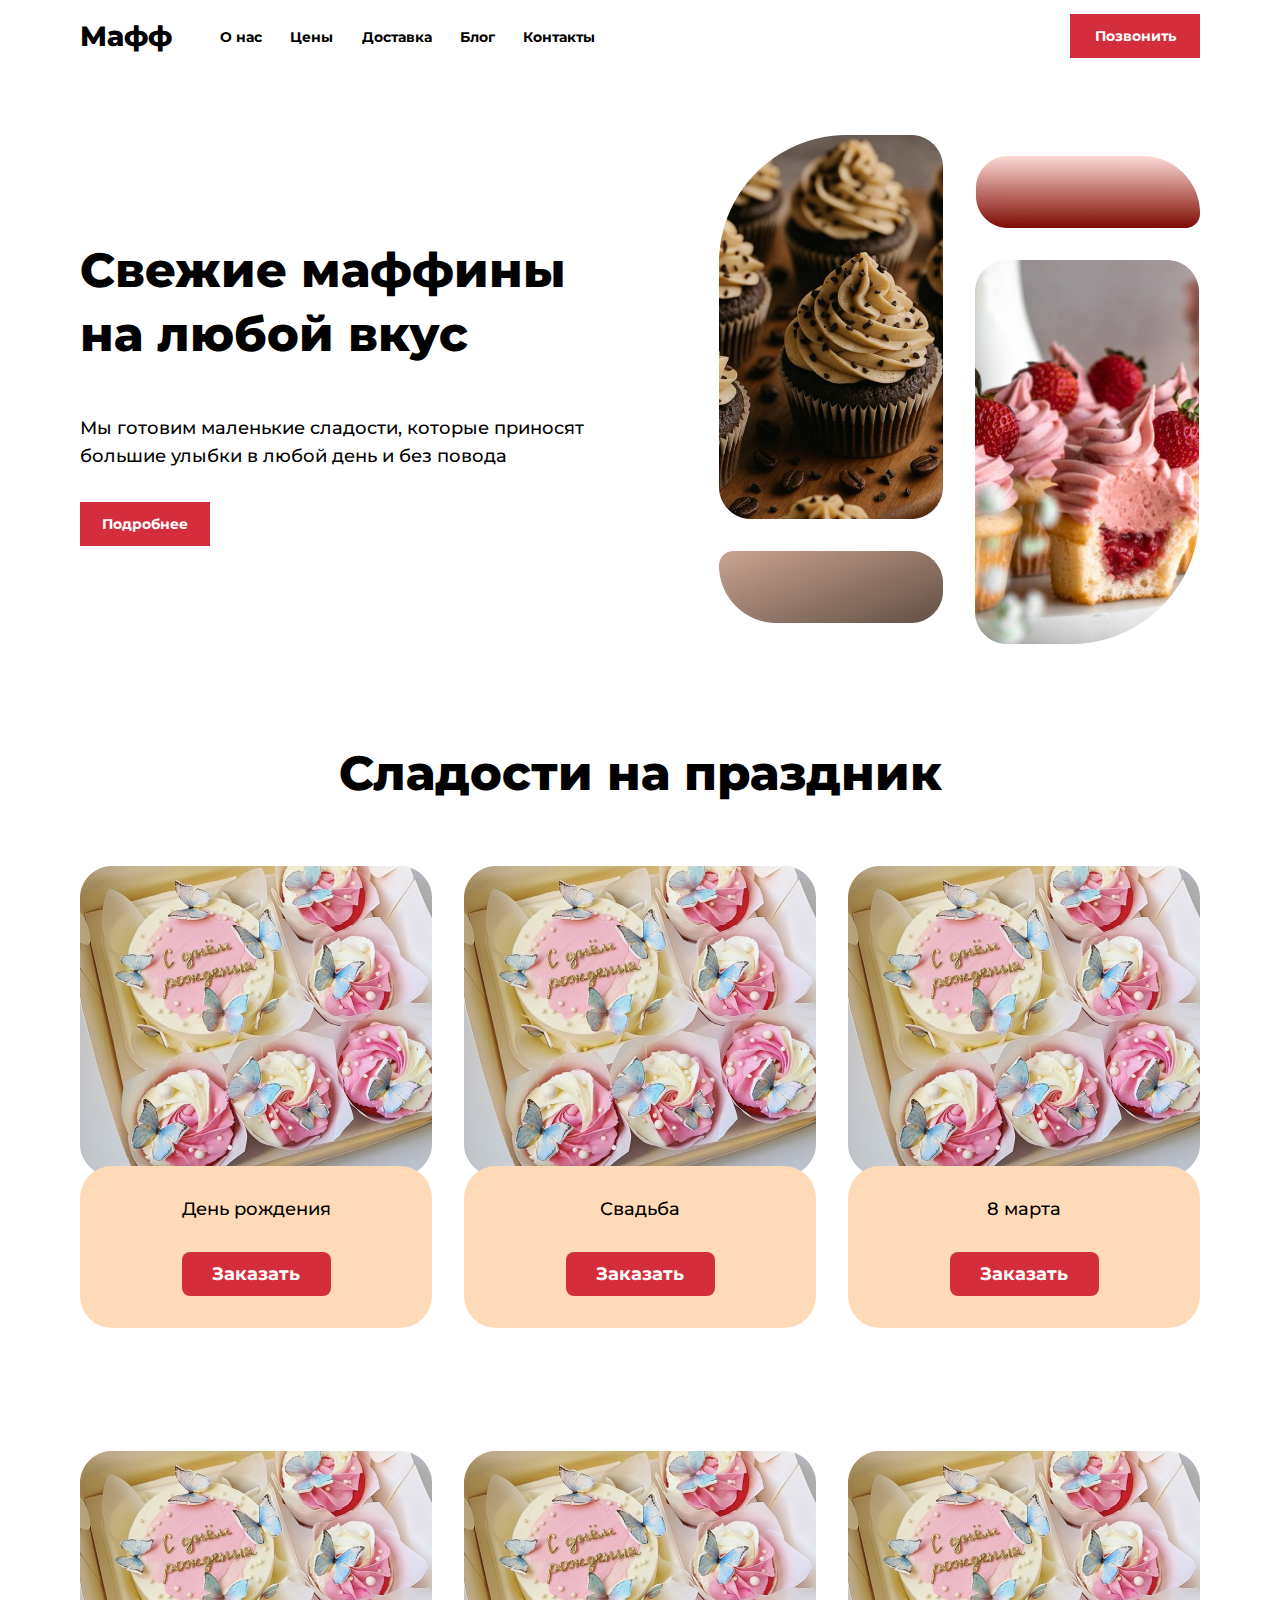
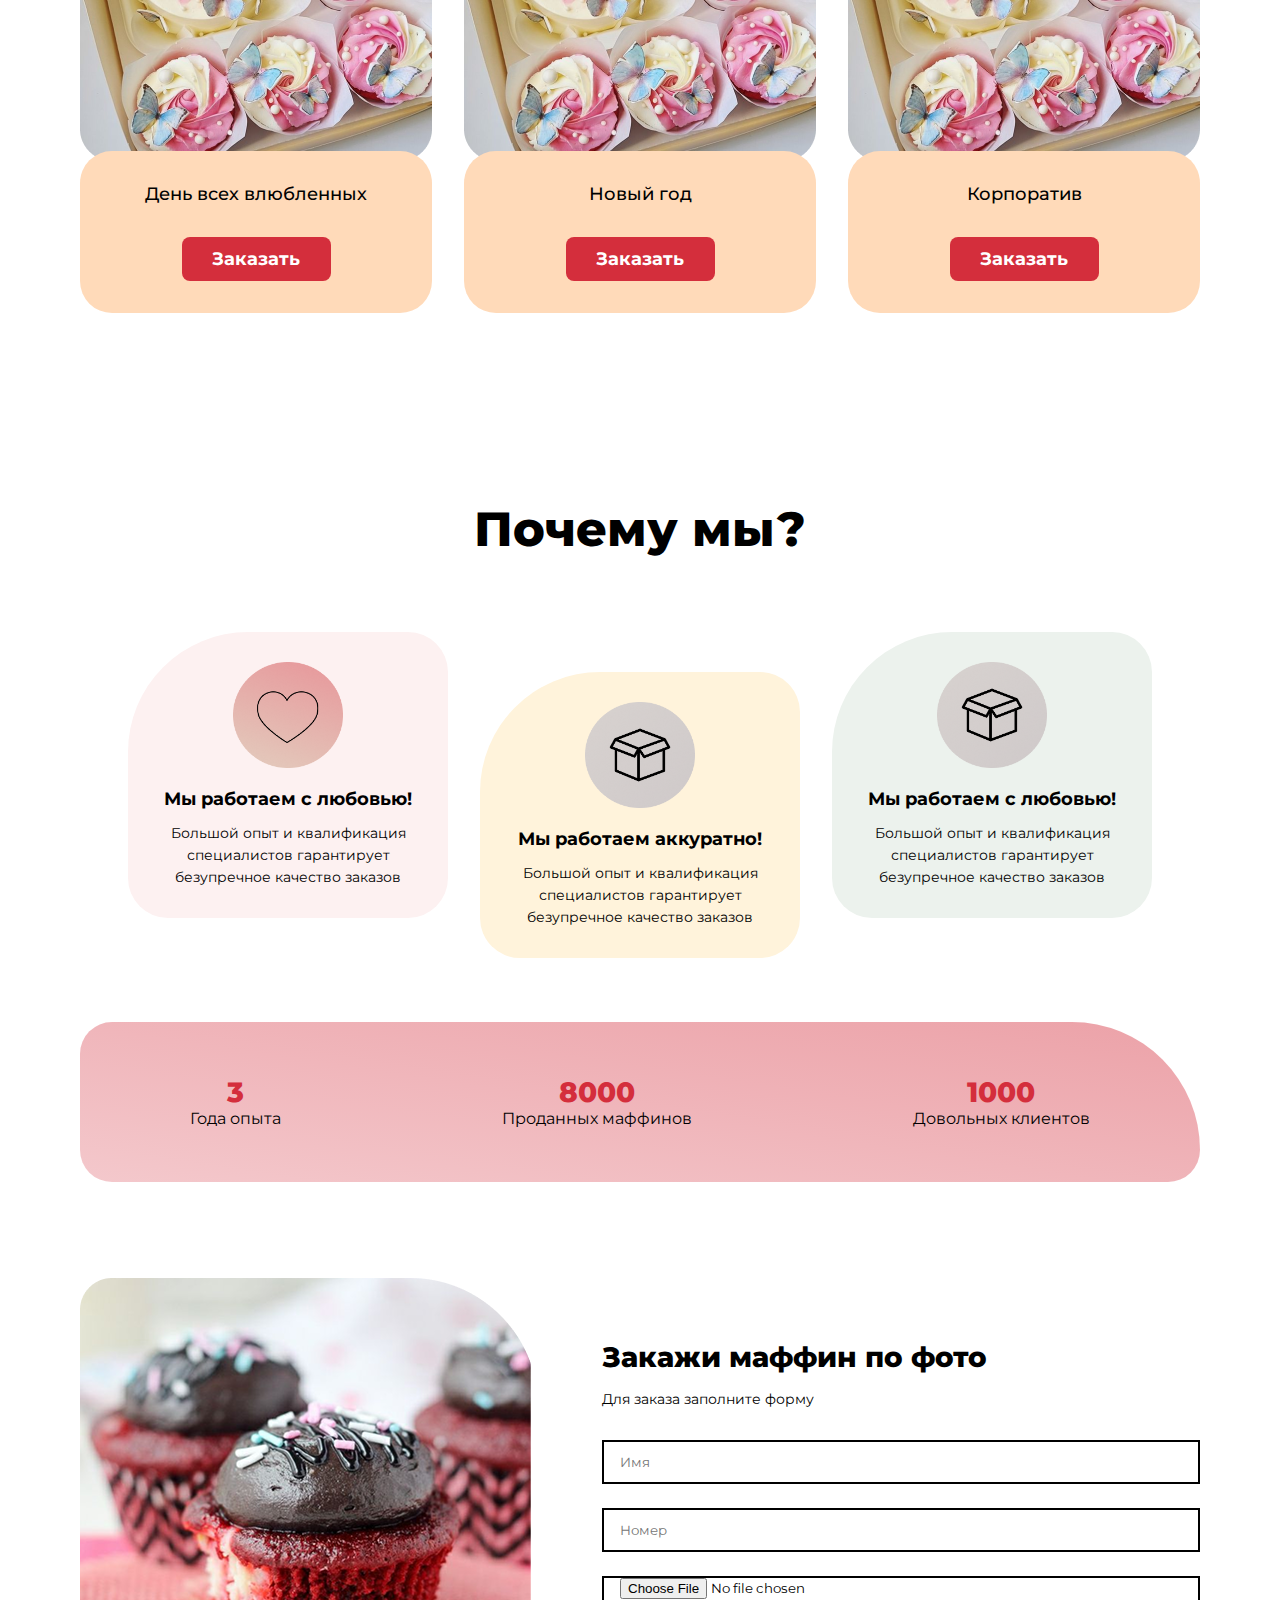
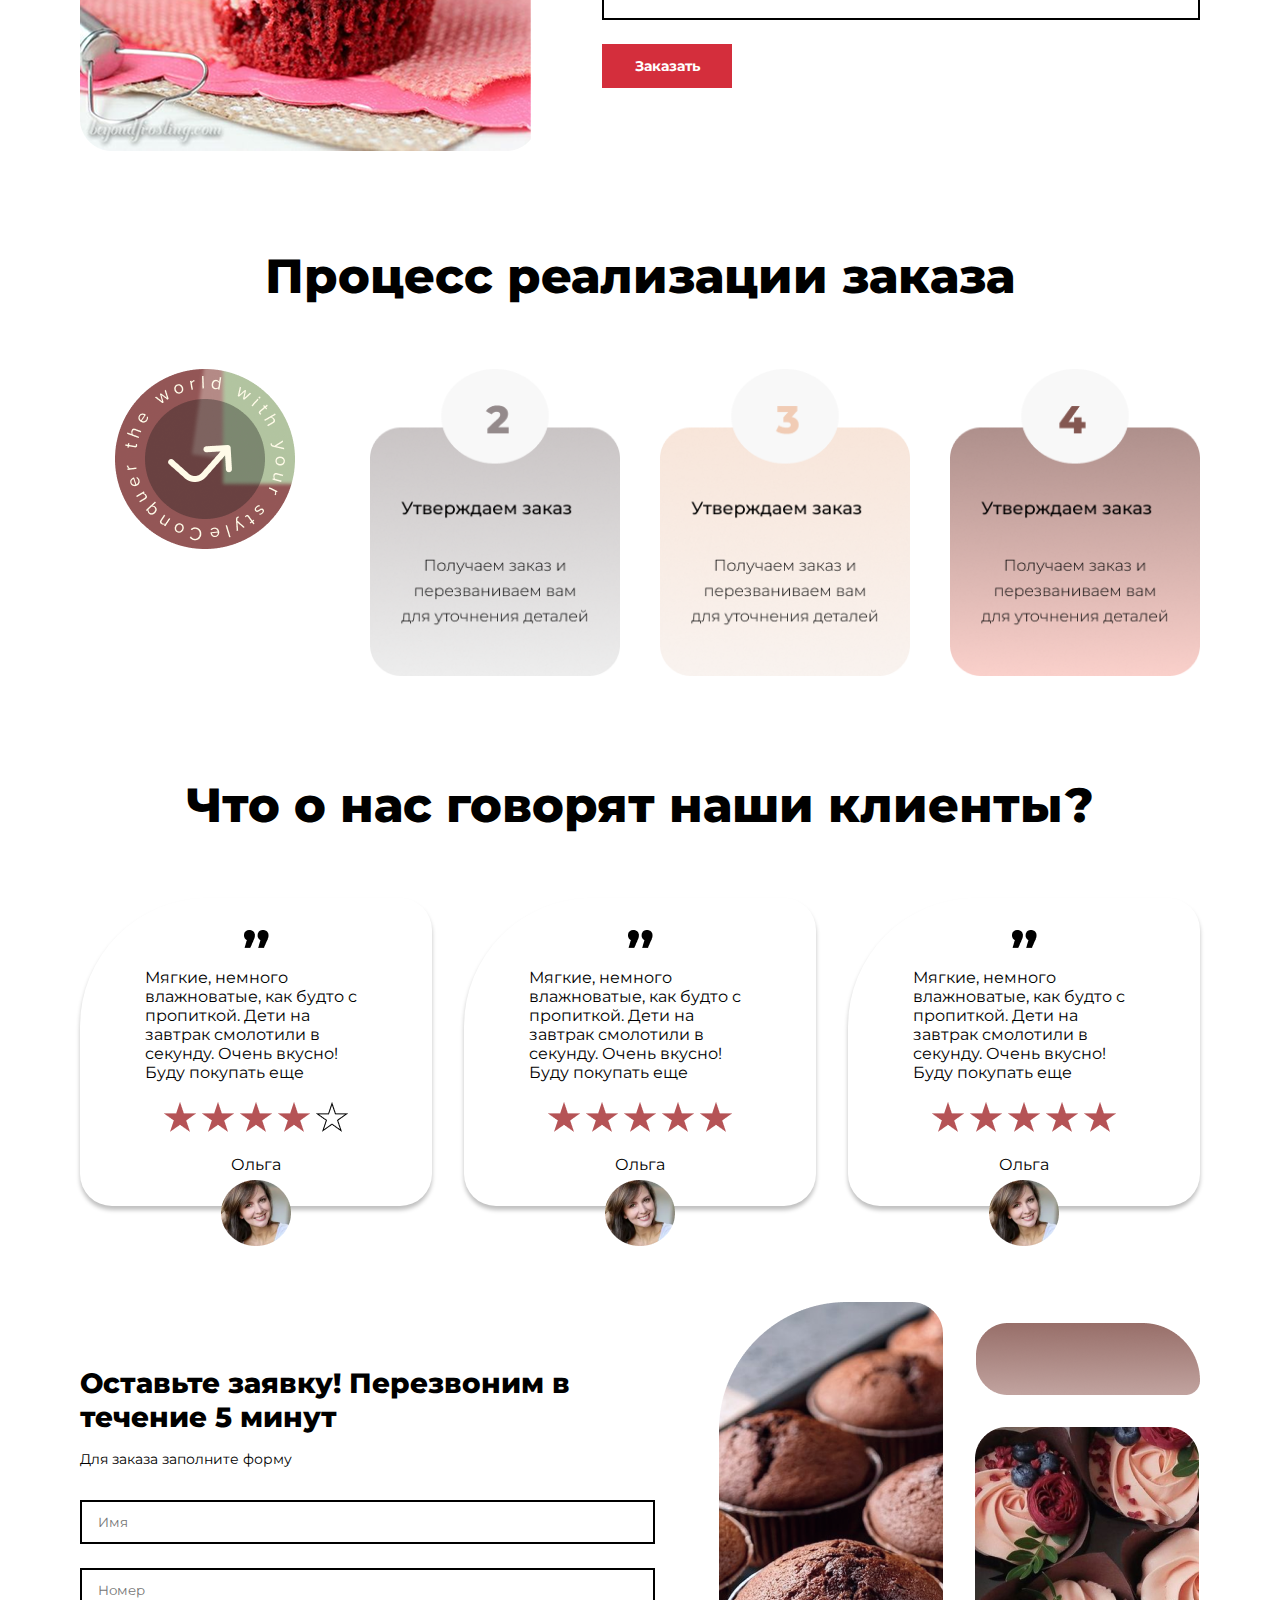
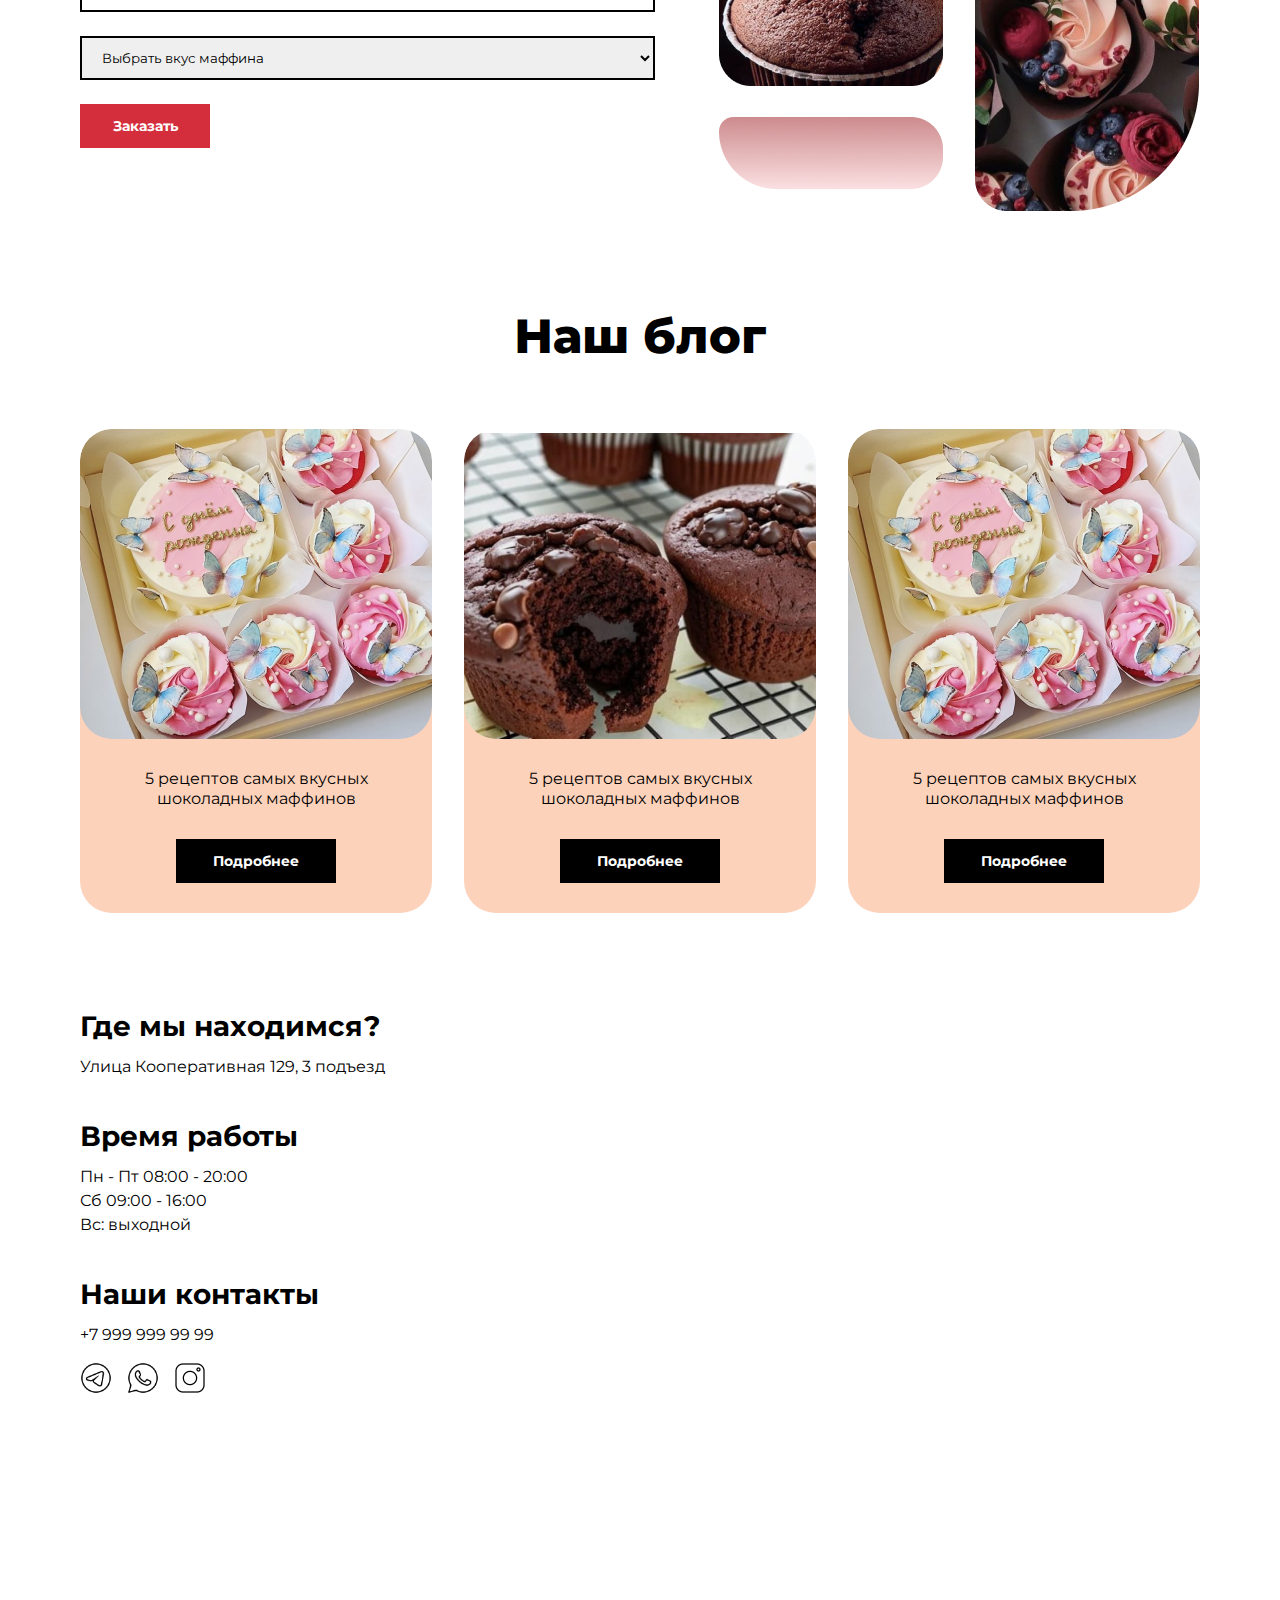
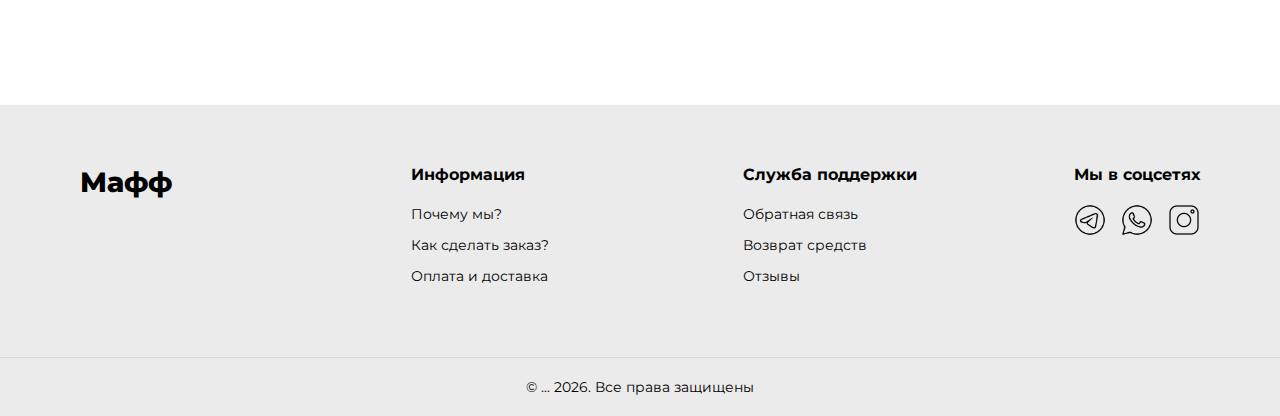
<file: index.html>
<!DOCTYPE html>
<html lang="ru">
<head>
    <meta charset="UTF-8">
    <meta name="viewport" content="width=device-width, initial-scale=1.0">
    <title>Кондитерская Маффин</title>
    <link rel="stylesheet" href="css/style.css">
</head>
<body>
    <div class="site-wrapper">
        <header class="site-header">
            <div class="header-content">
                <div class="site-logo">
                <p> Мафф </p> 
                </div>
                <nav class="main-navigation">
                    <ul class="nav-list">
                        <li><a href="#">О нас</a></li>
                        <li><a href="#">Цены</a></li>
                        <li><a href="#">Доставка</a></li>
                        <li><a href="#">Блог</a></li>
                        <li><a href="#">Контакты</a></li>
                    </ul>
                </nav>
            </div>
            <button class="action-button primary-btn">Позвонить</button>
        </header>

        <section class="hero-section">
            <div class="hero-info">
                <h1 class="hero-title">Свежие маффины на любой вкус</h1>
                <p class="hero-subtitle">Мы готовим маленькие сладости, которые приносят большие улыбки в любой день и без повода</p>
                <button class="action-button primary-btn">Подробнее</button>
            </div>
            <div class="hero-image">
                <img src="img/Group 7 (2).png" alt="Вкусные маффины">
            </div>
        </section>
        <main class="content-area">
            <section class="catalog-section">
                <h2 class="section-title">Сладости на праздник</h2>
                <div class="catalog-grid">
                    <div class="holiday-card">
                        <img src="img/Mask group (1).png" alt="День рождения">
                        <div class="holiday-info-box">
                            <h3>День рождения</h3>
                            <button class="order-btn">Заказать</button>
                        </div>
                    </div>
                    <div class="holiday-card">
                        <img src="img/Mask group (1).png" alt="Свадьба">
                        <div class="holiday-info-box">
                            <h3>Свадьба</h3>
                            <button class="order-btn">Заказать</button>
                        </div>
                    </div>
                    <div class="holiday-card">
                        <img src="img/Mask group (1).png" alt="8 марта">
                        <div class="holiday-info-box">
                            <h3>8 марта</h3>
                            <button class="order-btn">Заказать</button>
                        </div>
                    </div>
                    <div class="holiday-card">
                        <img src="img/Mask group (1).png" alt="14 февраля">
                        <div class="holiday-info-box">
                            <h3>День всех влюбленных</h3>
                            <button class="order-btn">Заказать</button>
                        </div>
                    </div>
                    <div class="holiday-card">
                        <img src="img/Mask group (1).png" alt="Новый год">
                        <div class="holiday-info-box">
                            <h3>Новый год</h3>
                            <button class="order-btn">Заказать</button>
                        </div>  
                    </div>
                    <div class="holiday-card">
                        <img src="img/Mask group (1).png" alt="Корпоратив">
                        <div class="holiday-info-box">
                            <h3>Корпоратив</h3>
                            <button class="order-btn">Заказать</button>
                        </div>
                    </div>
                </div>
            </section>

<section class="features-section">
    <h2 class="section-title">Почему мы?</h2>
    <div class="features-container">
        <div class="feature-item item-red">
            <div class="icon-circle">
                <img src="img/Group 8.png" alt="Любовь">
            </div>
            <p class="feature-head">Мы работаем с любовью!</p>
            <p class="feature-subtext">Большой опыт и квалификация специалистов гарантирует безупречное качество заказов</p>
        </div>
        <div class="feature-item item-peach">
            <div class="icon-circle">
                <img src="img/Group 9.png" alt="Доставка">
            </div>
            <p class="feature-head">Мы работаем аккуратно!</p>
            <p class="feature-subtext">Большой опыт и квалификация специалистов гарантирует безупречное качество заказов</p>
        </div>
        <div class="feature-item item-green">
            <div class="icon-circle">
                <img src="img/Group 9.png" alt="Натуральность">
            </div>
            <p class="feature-head">Мы работаем с любовью!</p>
            <p class="feature-subtext">Большой опыт и квалификация специалистов гарантирует безупречное качество заказов</p>
        </div>
    </div>
</section>

            <div class="stats-panel">
                <div class="stat-item">
                    <span class="stat-num">3</span>
                    <span class="stat-label">Года опыта</span>
                </div>
                <div class="stat-item">
                    <span class="stat-num">8000</span>
                    <span class="stat-label">Проданных маффинов</span>
                </div>
                <div class="stat-item">
                    <span class="stat-num">1000</span>
                    <span class="stat-label">Довольных клиентов</span>
                </div>
            </div>

            <section class="photo-order-section">
                <div class="photo-order-flex">
                    <img class="photo-order-img" src="img/9fb4bab18d13a8a5cb80b962d4ca301c 1.png" alt="Маффин по фото">
                    <div class="form-container">
                        <h2 class="form-title">Закажи маффин по фото</h2>
                        <p class="form-desc">Для заказа заполните форму</p>
                        <form class="order-form-body">
                            <input type="text" class="form-field" placeholder="Имя">
                            <input type="tel" class="form-field" placeholder="Номер">
                            <input type="file" class="file-custom-input">
                            <button type="button" class="action-button primary-btn">Заказать</button>
                        </form>
                    </div>
                </div>
            </section>

            <section class="steps-section">
                <h2 class="section-title">Процесс реализации заказа</h2>
                <div class="steps-grid">
                    <div class="step-card">
                        <img src="img/Group 15.png" alt="Шаг 1">
                    </div>
                    <div class="step-card">
                        <img src="img/Group 16.png" alt="Шаг 2">
                    </div>
                    <div class="step-card">
                        <img src="img/Group 17.png" alt="Шаг 3">
                    </div>
                    <div class="step-card">
                        <img src="img/Group 18.png" alt="Шаг 4">
                    </div>
                </div>
            </section>
            <section class="reviews-section">
                <h2 class="section-title">Что о нас говорят наши клиенты?</h2>
                <div class="reviews-list">
                    <div class="review-card">
                        <img src="img/,,.png" alt="скрепка">
                        <p class="review-text">Мягкие, немного влажноватые, как будто с пропиткой. Дети на завтрак смолотили в секунду. Очень вкусно! Буду покупать еще</p>
                        <img src="img/stars4.png" alt="рейтинг">
                        <p class="client-name">Ольга</p>
                        <img class="client-avatar" src="img/olga.png" alt="Ольга">
                    </div>
                    <div class="review-card">
                        <img src="img/,,.png" alt="скрепка">
                        <p class="review-text">Мягкие, немного влажноватые, как будто с пропиткой. Дети на завтрак смолотили в секунду. Очень вкусно! Буду покупать еще</p>
                        <img src="img/stars5.png" alt="рейтинг">
                        <p class="client-name">Ольга</p>
                        <img class="client-avatar" src="img/olga.png" alt="Ольга">
                    </div>
                    <div class="review-card">
                        <img src="img/,,.png" alt="скрепка">
                        <p class="review-text">Мягкие, немного влажноватые, как будто с пропиткой. Дети на завтрак смолотили в секунду. Очень вкусно! Буду покупать еще</p>
                        <img src="img/stars5.png" alt="рейтинг">
                        <p class="client-name">Ольга</p>
                        <img class="client-avatar" src="img/olga.png" alt="Ольга">
                    </div>
                </div>
            </section>

            <section class="callback-section">
                <div class="callback-flex">
                    <div class="form-container">
                        <h2 class="form-title">Оставьте заявку! Перезвоним в течение 5 минут</h2>
                        <p class="form-desc">Для заказа заполните форму</p>
                        <form class="order-form-body">
                            <input type="text" class="form-field" placeholder="Имя">
                            <input type="tel" class="form-field" placeholder="Номер">
                            <select class="form-select">
                                <option>Выбрать вкус маффина</option>
                                <option>Шоколадный</option>
                                <option>Клубничный</option>
                                <option>Карамельный</option>
                            </select>
                            <button type="button" class="action-button primary-btn">Заказать</button>
                        </form>
                    </div>
                    <img class="callback-img" src="img/Group 14.png" alt="Маффины">
                </div>
            </section>

<section class="blog-section">
    <h2 class="section-title">Наш блог</h2>
    <div class="blog-grid">
        
        <article class="blog-item">
            <img class="blog-pic" src="img/Mask group (1).png" alt="Блог 1">
            <div class="blog-info">
                <p class="blog-caption">5 рецептов самых вкусных шоколадных маффинов</p>
                <button class="action-button secondary-btn">Подробнее</button>
            </div>
        </article>
        
        <article class="blog-item">
            <img class="blog-pic" src="img/Mask group (2).png" alt="Блог 2">
            <div class="blog-info">
                <p class="blog-caption">5 рецептов самых вкусных шоколадных маффинов</p>
                <button class="action-button secondary-btn">Подробнее</button>
            </div>
        </article>
        
        <article class="blog-item">
            <img class="blog-pic" src="img/Mask group (1).png" alt="Блог 3">
            <div class="blog-info">
                <p class="blog-caption">5 рецептов самых вкусных шоколадных маффинов</p>
                <button class="action-button secondary-btn">Подробнее</button>
            </div>
        </article>
        
    </div>
</section>

<section class="location-section">
    <div class="location-info">
        <div class="info-block">
            <h2 class="info-title">Где мы находимся?</h2>
            <p>Улица Кооперативная 129, 3 подъезд</p>
        </div>
        <div class="info-block">
            <h2 class="info-title">Время работы</h2>
            <p>Пн - Пт 08:00 - 20:00<br>Сб 09:00 - 16:00<br>Вс: выходной</p>
        </div>
        <div class="info-block">
            <h2 class="info-title">Наши контакты</h2>
            <p>+7 999 999 99 99</p>
            <div class="location-icons">
                <img src="img/tg.png" alt="Telegram">
                <img src="img/wht.png" alt="WhatsApp">
                <img src="img/free-icon-photo-13266180.png" alt="Instagram">
            </div>
        </div>
    </div>
    <div class="map-wrapper">
        <script type="text/javascript" charset="utf-8" async
            src="https://api-maps.yandex.ru/services/constructor/1.0/js/?um=constructor%3Af793441a1a5b481977717466d6d7e00af807b5879a613589c3a3af28e937d110&amp;width=545&amp;height=600&amp;lang=ru_RU&amp;scroll=true"></script>
    </div>
</section>

        </main>
    </div>

<footer class="site-footer">
    <div class="footer-content">
        <div class="footer-col logo-col">
            <h4 class="footer-logo">Мафф </h4>
        </div>
        <div class="footer-col">
            <h4 class="footer-title">Информация</h4>
            <ul class="footer-list">
                <li><a href="#">Почему мы?</a></li>
                <li><a href="#">Как сделать заказ?</a></li>
                <li><a href="#">Оплата и доставка</a></li>
            </ul>
        </div>
        <div class="footer-col">
            <h4 class="footer-title">Служба поддержки</h4>
            <ul class="footer-list">
                <li><a href="#">Обратная связь</a></li>
                <li><a href="#">Возврат средств</a></li>
                <li><a href="#">Отзывы</a></li>
            </ul>
        </div>
        <div class="footer-social">
            <h4 class="footer-title">Мы в соцсетях</h4>
            <div class="social-icons">
                <img src="img/tg.png" alt="Tg">
                <img src="img/wht.png" alt="WA">
                <img src="img/free-icon-photo-13266180.png" alt="Insta">
            </div>
        </div>
    </div>
    <div class="copyright-bar">
        <p>© ... 2026. Все права защищены</p>
    </div>
</footer>
</body>

</html>
</file>
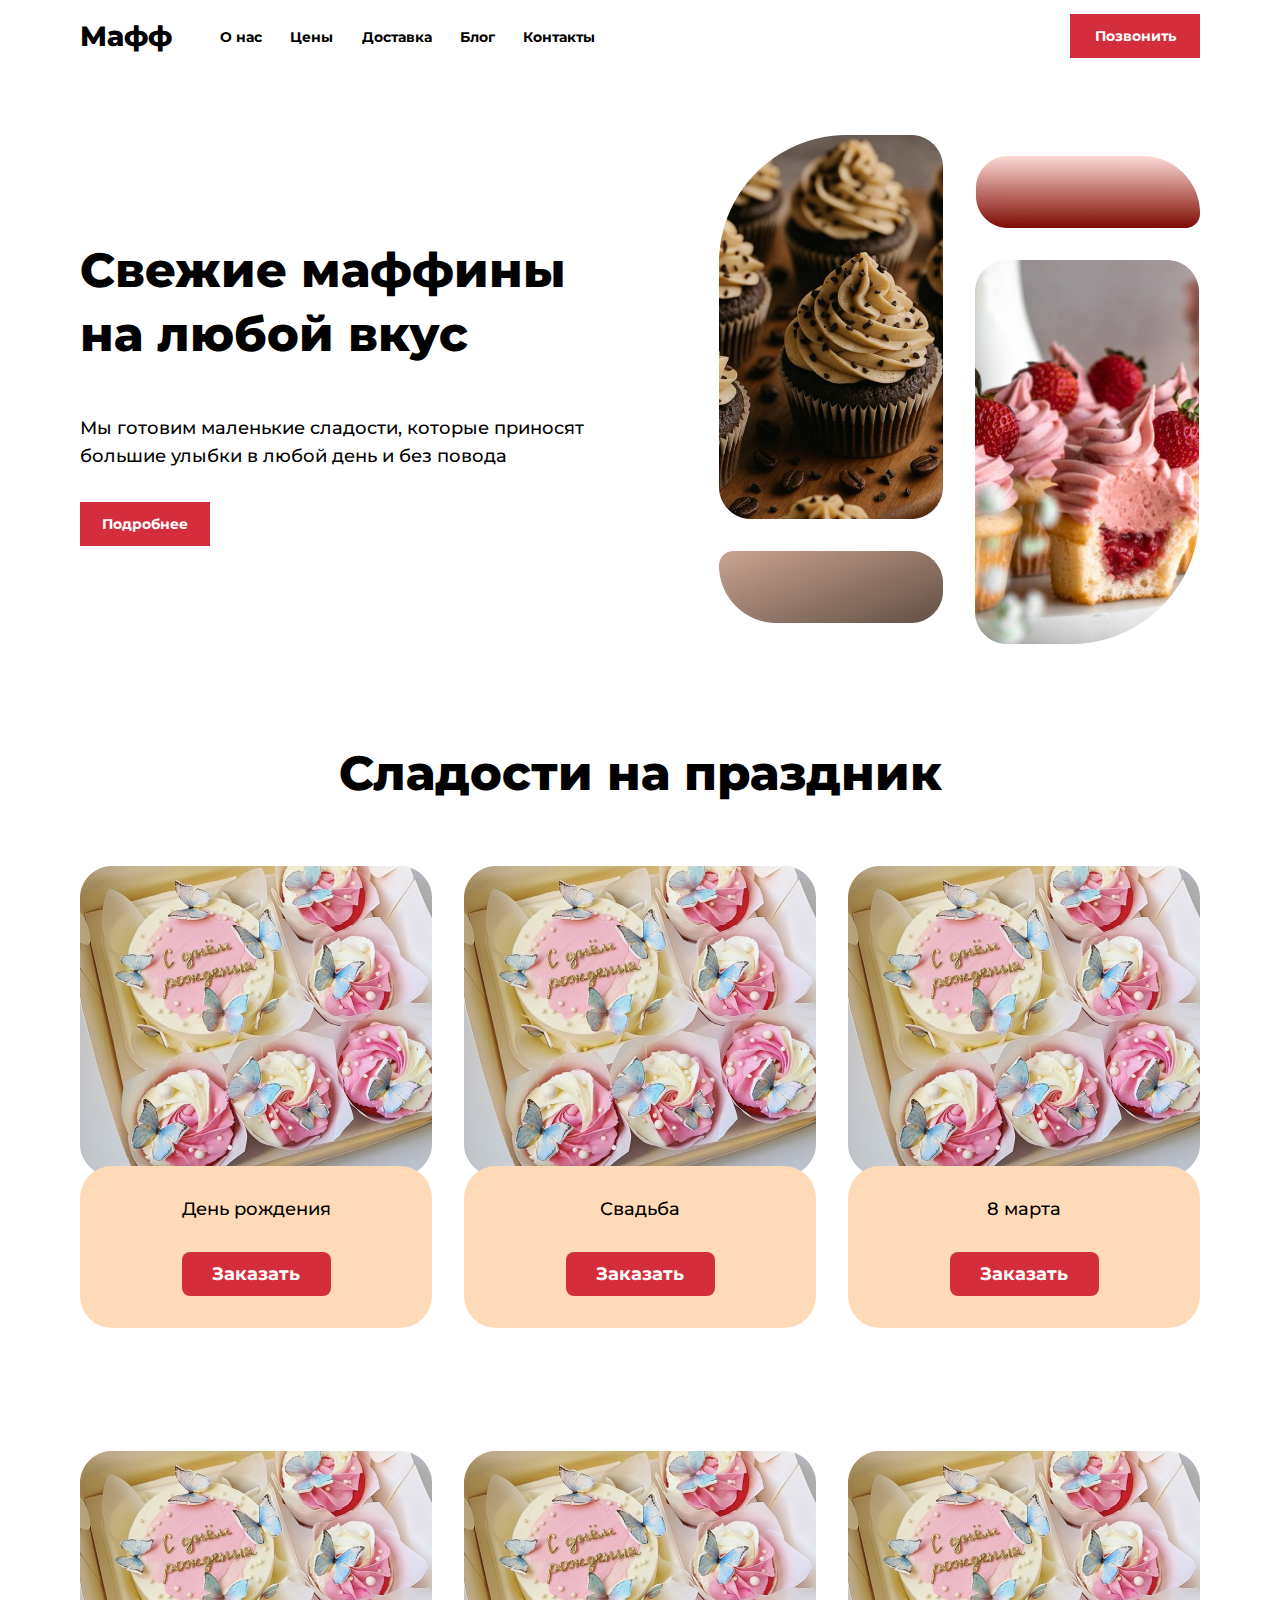
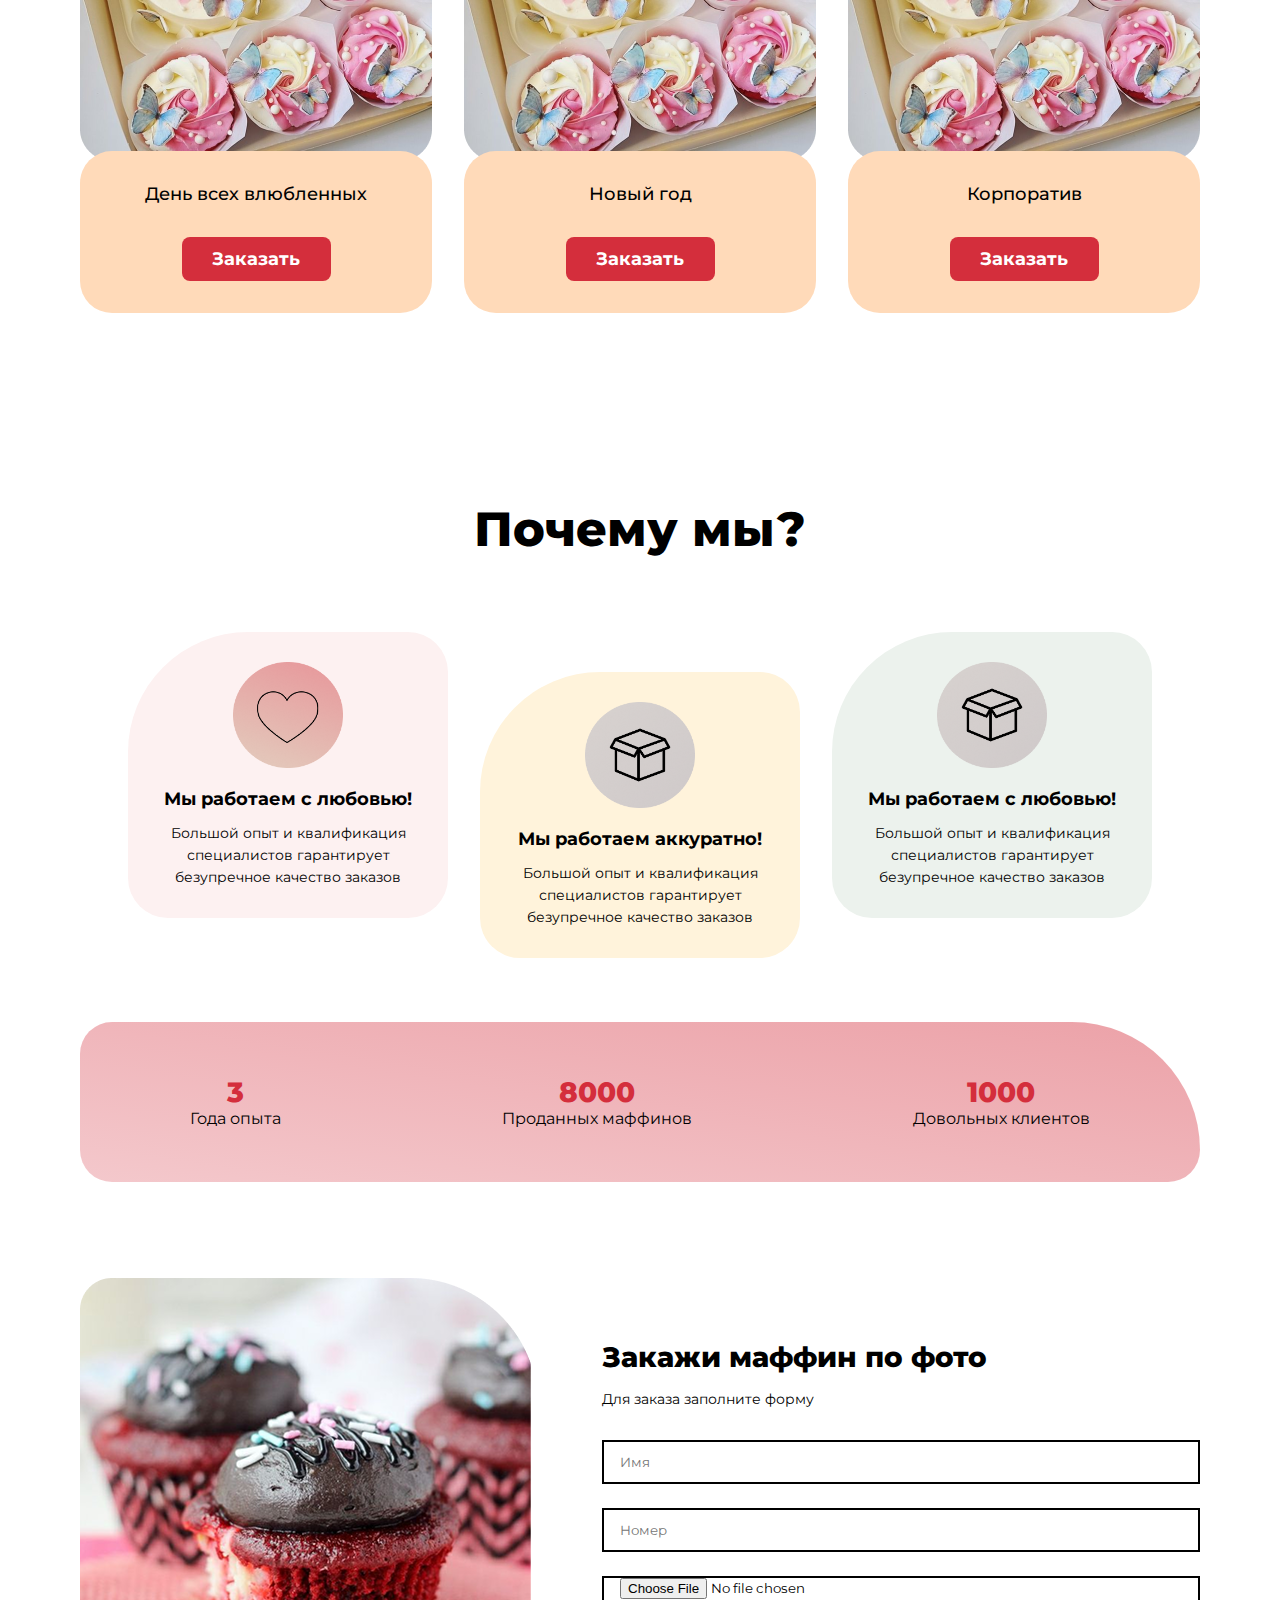
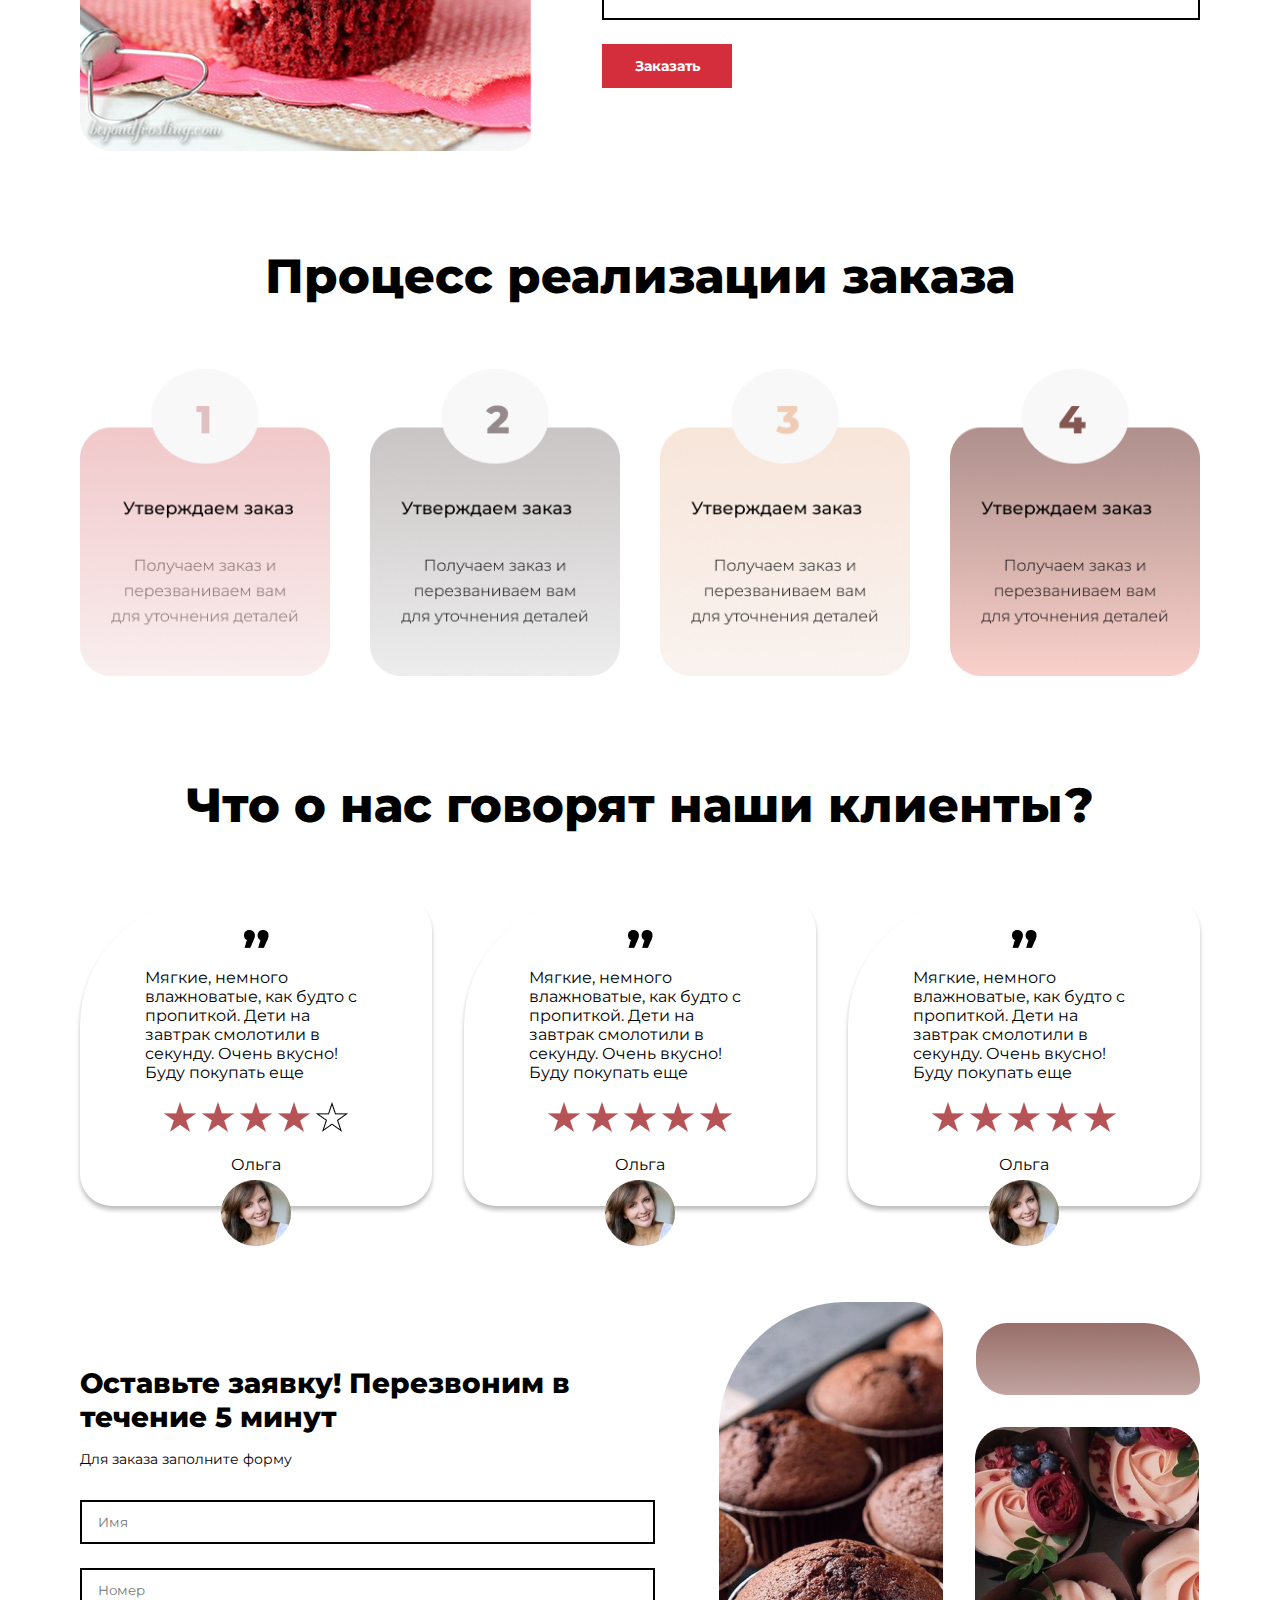
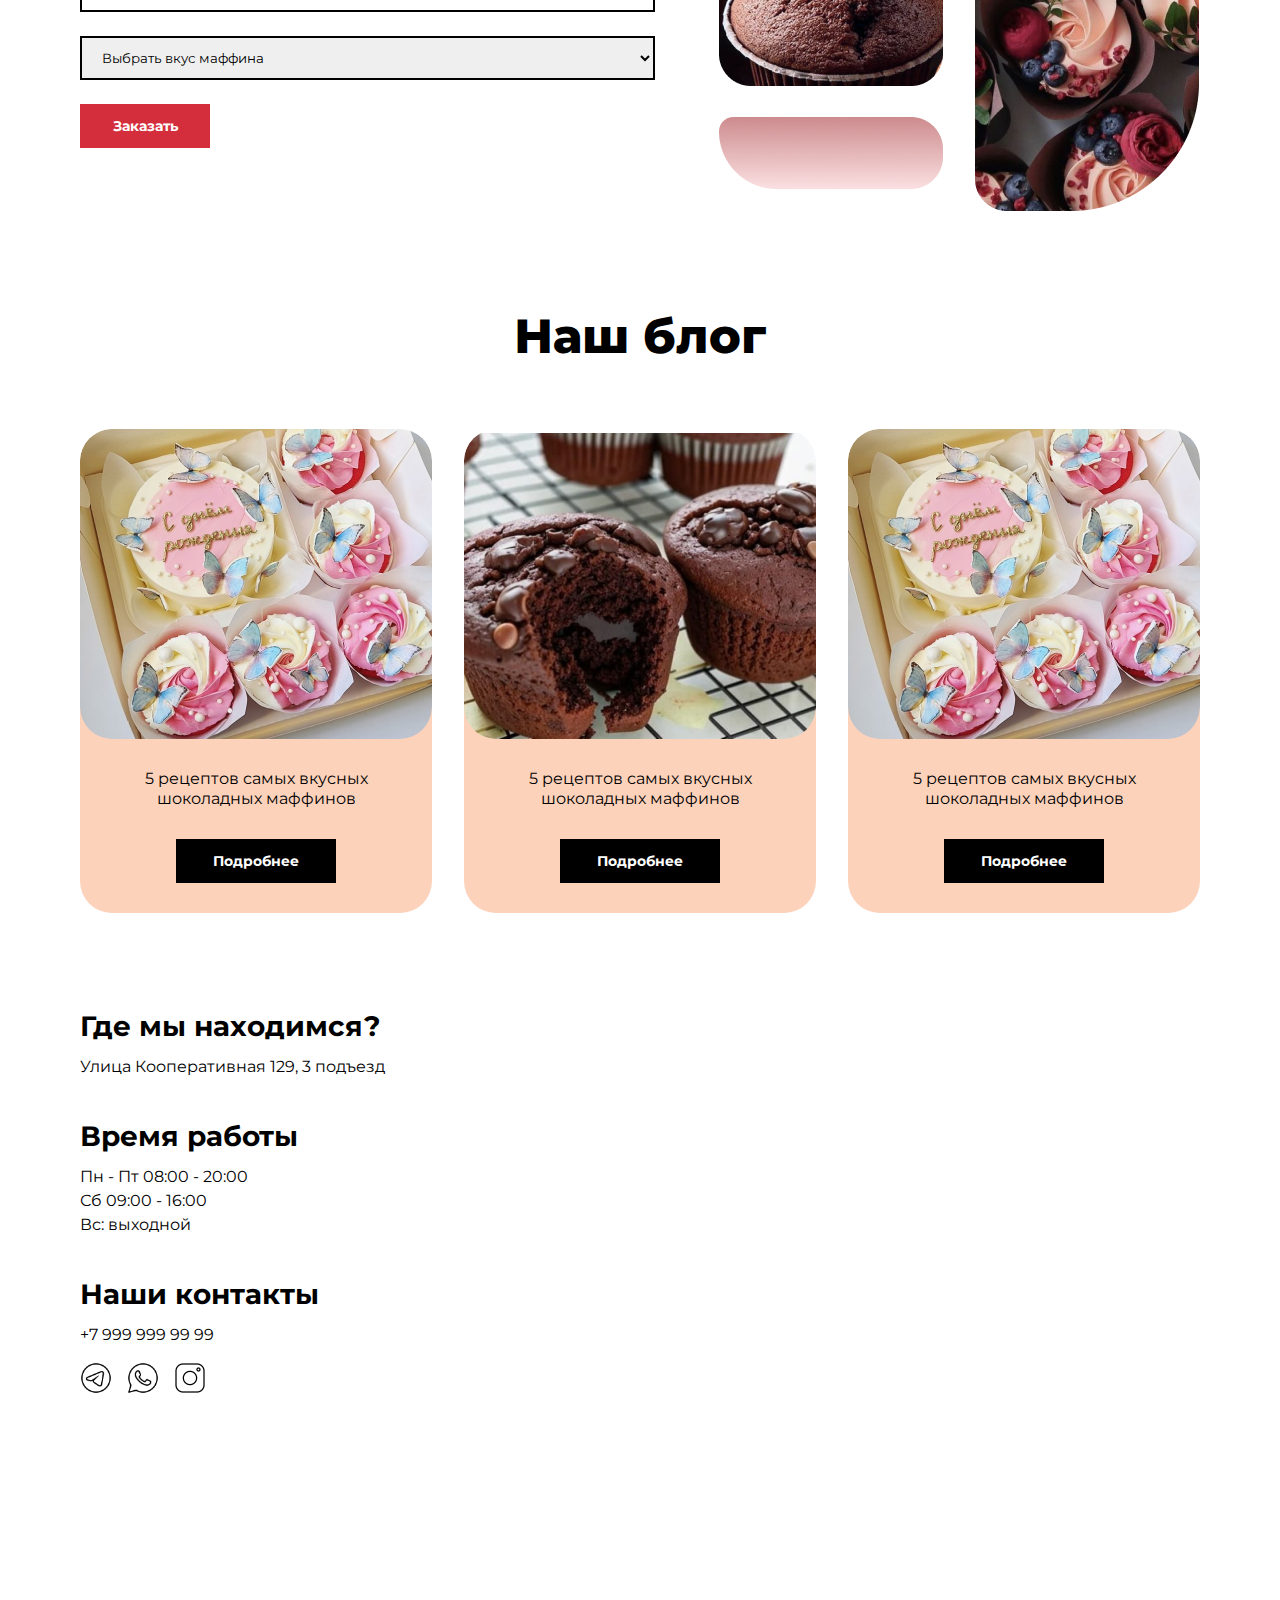
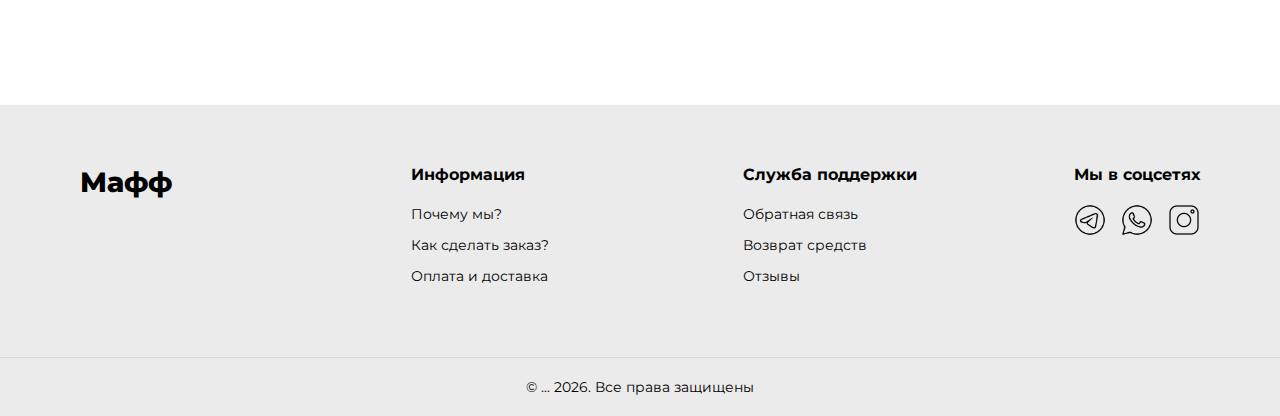
<file: mafff/index.html>
<!DOCTYPE html>
<html lang="ru">
<head>
    <meta charset="UTF-8">
    <meta name="viewport" content="width=device-width, initial-scale=1.0">
    <title>Кондитерская Маффин</title>
    <link rel="stylesheet" href="css/style.css">
</head>
<body>
    <div class="site-wrapper">
        <header class="site-header">
            <div class="header-content">
                <div class="site-logo">
                <p> Мафф </p> 
                </div>
                <nav class="main-navigation">
                    <ul class="nav-list">
                        <li><a href="#">О нас</a></li>
                        <li><a href="#">Цены</a></li>
                        <li><a href="#">Доставка</a></li>
                        <li><a href="#">Блог</a></li>
                        <li><a href="#">Контакты</a></li>
                    </ul>
                </nav>
            </div>
            <button class="action-button primary-btn">Позвонить</button>
        </header>

        <section class="hero-section">
            <div class="hero-info">
                <h1 class="hero-title">Свежие маффины на любой вкус</h1>
                <p class="hero-subtitle">Мы готовим маленькие сладости, которые приносят большие улыбки в любой день и без повода</p>
                <button class="action-button primary-btn">Подробнее</button>
            </div>
            <div class="hero-image">
                <img src="img/Group 7 (2).png" alt="Вкусные маффины">
            </div>
        </section>
        <main class="content-area">
            <section class="catalog-section">
                <h2 class="section-title">Сладости на праздник</h2>
                <div class="catalog-grid">
                    <div class="holiday-card">
                        <img src="img/Mask group (1).png" alt="День рождения">
                        <div class="holiday-info-box">
                            <h3>День рождения</h3>
                            <button class="order-btn">Заказать</button>
                        </div>
                    </div>
                    <div class="holiday-card">
                        <img src="img/Mask group (1).png" alt="Свадьба">
                        <div class="holiday-info-box">
                            <h3>Свадьба</h3>
                            <button class="order-btn">Заказать</button>
                        </div>
                    </div>
                    <div class="holiday-card">
                        <img src="img/Mask group (1).png" alt="8 марта">
                        <div class="holiday-info-box">
                            <h3>8 марта</h3>
                            <button class="order-btn">Заказать</button>
                        </div>
                    </div>
                    <div class="holiday-card">
                        <img src="img/Mask group (1).png" alt="14 февраля">
                        <div class="holiday-info-box">
                            <h3>День всех влюбленных</h3>
                            <button class="order-btn">Заказать</button>
                        </div>
                    </div>
                    <div class="holiday-card">
                        <img src="img/Mask group (1).png" alt="Новый год">
                        <div class="holiday-info-box">
                            <h3>Новый год</h3>
                            <button class="order-btn">Заказать</button>
                        </div>  
                    </div>
                    <div class="holiday-card">
                        <img src="img/Mask group (1).png" alt="Корпоратив">
                        <div class="holiday-info-box">
                            <h3>Корпоратив</h3>
                            <button class="order-btn">Заказать</button>
                        </div>
                    </div>
                </div>
            </section>

<section class="features-section">
    <h2 class="section-title">Почему мы?</h2>
    <div class="features-container">
        <div class="feature-item item-red">
            <div class="icon-circle">
                <img src="img/Group 8.png" alt="Любовь">
            </div>
            <p class="feature-head">Мы работаем с любовью!</p>
            <p class="feature-subtext">Большой опыт и квалификация специалистов гарантирует безупречное качество заказов</p>
        </div>
        <div class="feature-item item-peach">
            <div class="icon-circle">
                <img src="img/Group 9.png" alt="Доставка">
            </div>
            <p class="feature-head">Мы работаем аккуратно!</p>
            <p class="feature-subtext">Большой опыт и квалификация специалистов гарантирует безупречное качество заказов</p>
        </div>
        <div class="feature-item item-green">
            <div class="icon-circle">
                <img src="img/Group 9.png" alt="Натуральность">
            </div>
            <p class="feature-head">Мы работаем с любовью!</p>
            <p class="feature-subtext">Большой опыт и квалификация специалистов гарантирует безупречное качество заказов</p>
        </div>
    </div>
</section>

            <div class="stats-panel">
                <div class="stat-item">
                    <span class="stat-num">3</span>
                    <span class="stat-label">Года опыта</span>
                </div>
                <div class="stat-item">
                    <span class="stat-num">8000</span>
                    <span class="stat-label">Проданных маффинов</span>
                </div>
                <div class="stat-item">
                    <span class="stat-num">1000</span>
                    <span class="stat-label">Довольных клиентов</span>
                </div>
            </div>

            <section class="photo-order-section">
                <div class="photo-order-flex">
                    <img class="photo-order-img" src="img/9fb4bab18d13a8a5cb80b962d4ca301c 1.png" alt="Маффин по фото">
                    <div class="form-container">
                        <h2 class="form-title">Закажи маффин по фото</h2>
                        <p class="form-desc">Для заказа заполните форму</p>
                        <form class="order-form-body">
                            <input type="text" class="form-field" placeholder="Имя">
                            <input type="tel" class="form-field" placeholder="Номер">
                            <input type="file" class="file-custom-input">
                            <button type="button" class="action-button primary-btn">Заказать</button>
                        </form>
                    </div>
                </div>
            </section>

            <section class="steps-section">
                <h2 class="section-title">Процесс реализации заказа</h2>
                <div class="steps-grid">
                    <div class="step-card">
                        <img src="img/Group 15.png" alt="Шаг 1">
                    </div>
                    <div class="step-card">
                        <img src="img/Group 16.png" alt="Шаг 2">
                    </div>
                    <div class="step-card">
                        <img src="img/Group 17.png" alt="Шаг 3">
                    </div>
                    <div class="step-card">
                        <img src="img/Group 18.png" alt="Шаг 4">
                    </div>
                </div>
            </section>
            <section class="reviews-section">
                <h2 class="section-title">Что о нас говорят наши клиенты?</h2>
                <div class="reviews-list">
                    <div class="review-card">
                        <img src="img/,,.png" alt="скрепка">
                        <p class="review-text">Мягкие, немного влажноватые, как будто с пропиткой. Дети на завтрак смолотили в секунду. Очень вкусно! Буду покупать еще</p>
                        <img src="img/stars4.png" alt="рейтинг">
                        <p class="client-name">Ольга</p>
                        <img class="client-avatar" src="img/olga.png" alt="Ольга">
                    </div>
                    <div class="review-card">
                        <img src="img/,,.png" alt="скрепка">
                        <p class="review-text">Мягкие, немного влажноватые, как будто с пропиткой. Дети на завтрак смолотили в секунду. Очень вкусно! Буду покупать еще</p>
                        <img src="img/stars5.png" alt="рейтинг">
                        <p class="client-name">Ольга</p>
                        <img class="client-avatar" src="img/olga.png" alt="Ольга">
                    </div>
                    <div class="review-card">
                        <img src="img/,,.png" alt="скрепка">
                        <p class="review-text">Мягкие, немного влажноватые, как будто с пропиткой. Дети на завтрак смолотили в секунду. Очень вкусно! Буду покупать еще</p>
                        <img src="img/stars5.png" alt="рейтинг">
                        <p class="client-name">Ольга</p>
                        <img class="client-avatar" src="img/olga.png" alt="Ольга">
                    </div>
                </div>
            </section>

            <section class="callback-section">
                <div class="callback-flex">
                    <div class="form-container">
                        <h2 class="form-title">Оставьте заявку! Перезвоним в течение 5 минут</h2>
                        <p class="form-desc">Для заказа заполните форму</p>
                        <form class="order-form-body">
                            <input type="text" class="form-field" placeholder="Имя">
                            <input type="tel" class="form-field" placeholder="Номер">
                            <select class="form-select">
                                <option>Выбрать вкус маффина</option>
                                <option>Шоколадный</option>
                                <option>Клубничный</option>
                                <option>Карамельный</option>
                            </select>
                            <button type="button" class="action-button primary-btn">Заказать</button>
                        </form>
                    </div>
                    <img class="callback-img" src="img/Group 14.png" alt="Маффины">
                </div>
            </section>

<section class="blog-section">
    <h2 class="section-title">Наш блог</h2>
    <div class="blog-grid">
        
        <article class="blog-item">
            <img class="blog-pic" src="img/Mask group (1).png" alt="Блог 1">
            <div class="blog-info">
                <p class="blog-caption">5 рецептов самых вкусных шоколадных маффинов</p>
                <button class="action-button secondary-btn">Подробнее</button>
            </div>
        </article>
        
        <article class="blog-item">
            <img class="blog-pic" src="img/Mask group (2).png" alt="Блог 2">
            <div class="blog-info">
                <p class="blog-caption">5 рецептов самых вкусных шоколадных маффинов</p>
                <button class="action-button secondary-btn">Подробнее</button>
            </div>
        </article>
        
        <article class="blog-item">
            <img class="blog-pic" src="img/Mask group (1).png" alt="Блог 3">
            <div class="blog-info">
                <p class="blog-caption">5 рецептов самых вкусных шоколадных маффинов</p>
                <button class="action-button secondary-btn">Подробнее</button>
            </div>
        </article>
        
    </div>
</section>

<section class="location-section">
    <div class="location-info">
        <div class="info-block">
            <h2 class="info-title">Где мы находимся?</h2>
            <p>Улица Кооперативная 129, 3 подъезд</p>
        </div>
        <div class="info-block">
            <h2 class="info-title">Время работы</h2>
            <p>Пн - Пт 08:00 - 20:00<br>Сб 09:00 - 16:00<br>Вс: выходной</p>
        </div>
        <div class="info-block">
            <h2 class="info-title">Наши контакты</h2>
            <p>+7 999 999 99 99</p>
            <div class="location-icons">
                <img src="img/tg.png" alt="Telegram">
                <img src="img/wht.png" alt="WhatsApp">
                <img src="img/free-icon-photo-13266180.png" alt="Instagram">
            </div>
        </div>
    </div>
    <div class="map-wrapper">
        <script type="text/javascript" charset="utf-8" async
            src="https://api-maps.yandex.ru/services/constructor/1.0/js/?um=constructor%3Af793441a1a5b481977717466d6d7e00af807b5879a613589c3a3af28e937d110&amp;width=545&amp;height=600&amp;lang=ru_RU&amp;scroll=true"></script>
    </div>
</section>

        </main>
    </div>

<footer class="site-footer">
    <div class="footer-content">
        <div class="footer-col logo-col">
            <h4 class="footer-logo">Мафф </h4>
        </div>
        <div class="footer-col">
            <h4 class="footer-title">Информация</h4>
            <ul class="footer-list">
                <li><a href="#">Почему мы?</a></li>
                <li><a href="#">Как сделать заказ?</a></li>
                <li><a href="#">Оплата и доставка</a></li>
            </ul>
        </div>
        <div class="footer-col">
            <h4 class="footer-title">Служба поддержки</h4>
            <ul class="footer-list">
                <li><a href="#">Обратная связь</a></li>
                <li><a href="#">Возврат средств</a></li>
                <li><a href="#">Отзывы</a></li>
            </ul>
        </div>
        <div class="footer-social">
            <h4 class="footer-title">Мы в соцсетях</h4>
            <div class="social-icons">
                <img src="img/tg.png" alt="Tg">
                <img src="img/wht.png" alt="WA">
                <img src="img/free-icon-photo-13266180.png" alt="Insta">
            </div>
        </div>
    </div>
    <div class="copyright-bar">
        <p>© ... 2026. Все права защищены</p>
    </div>
</footer>
</body>
</html>
</file>
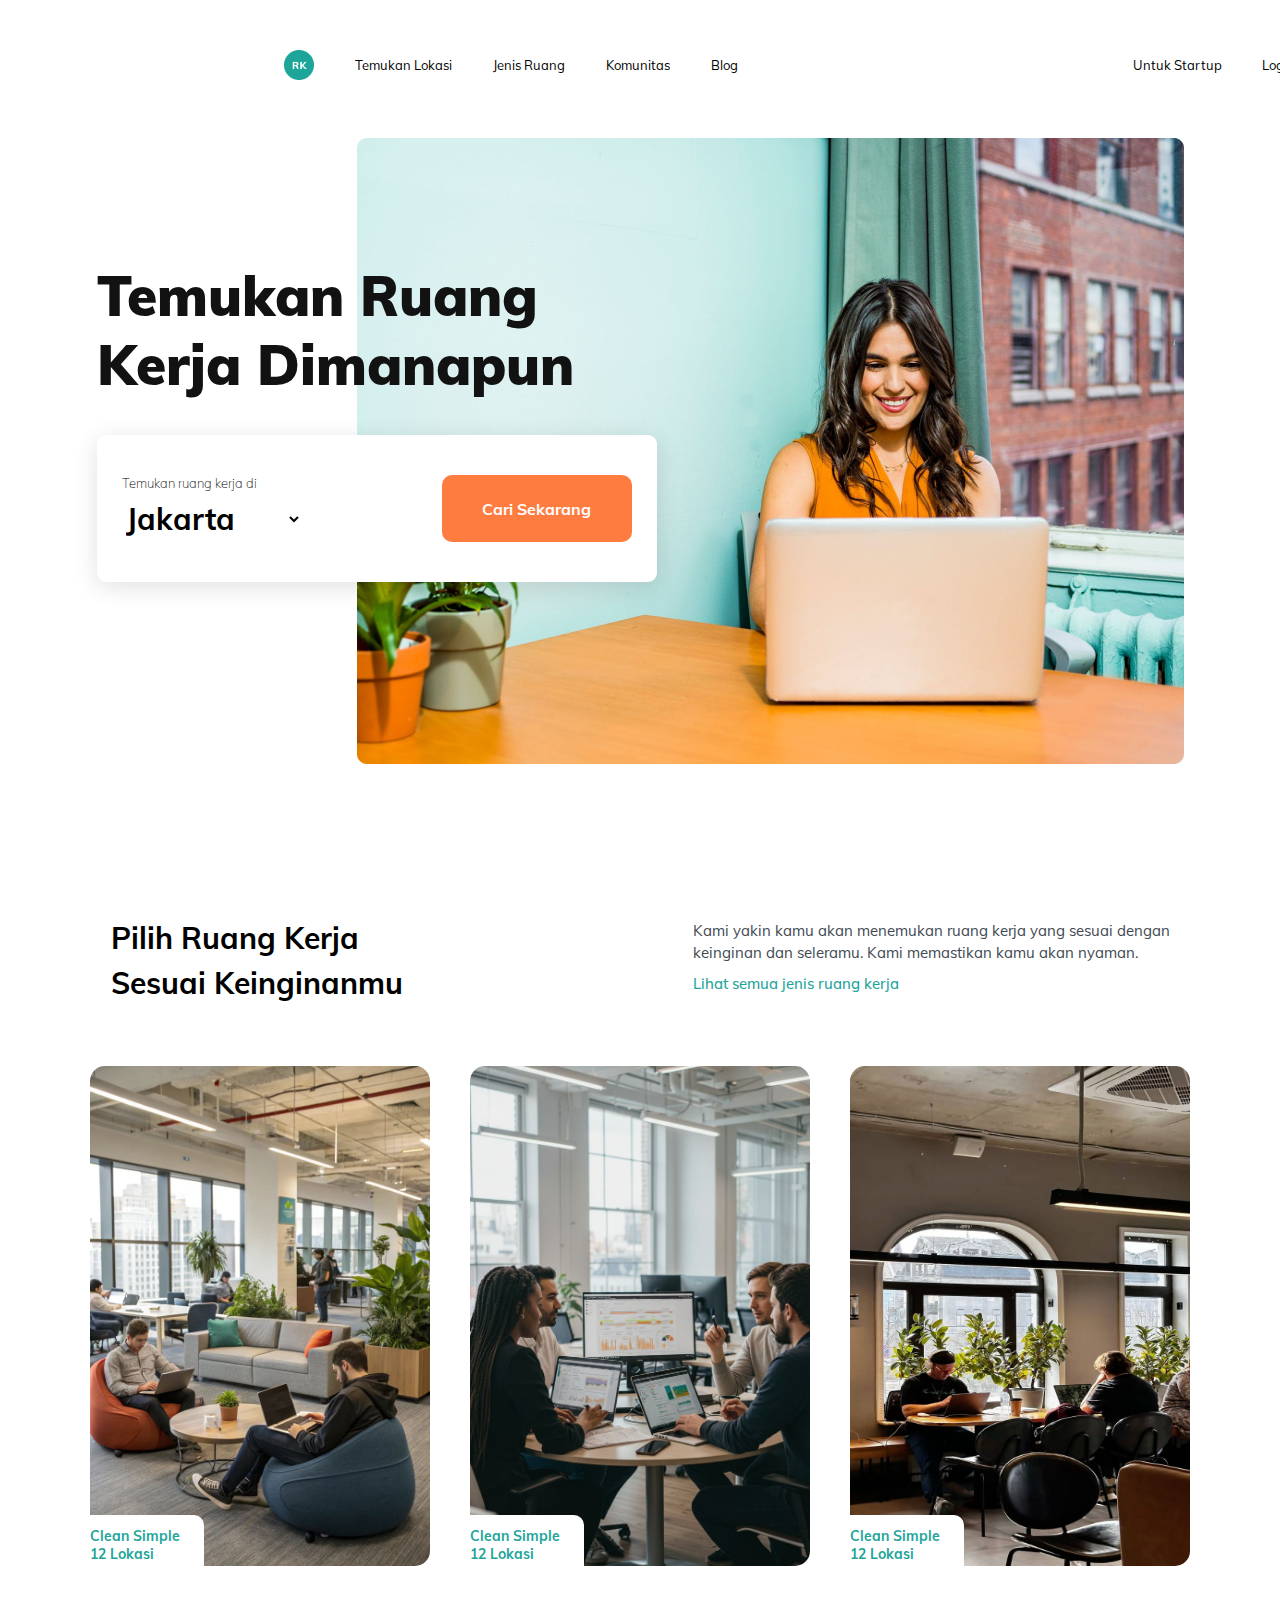
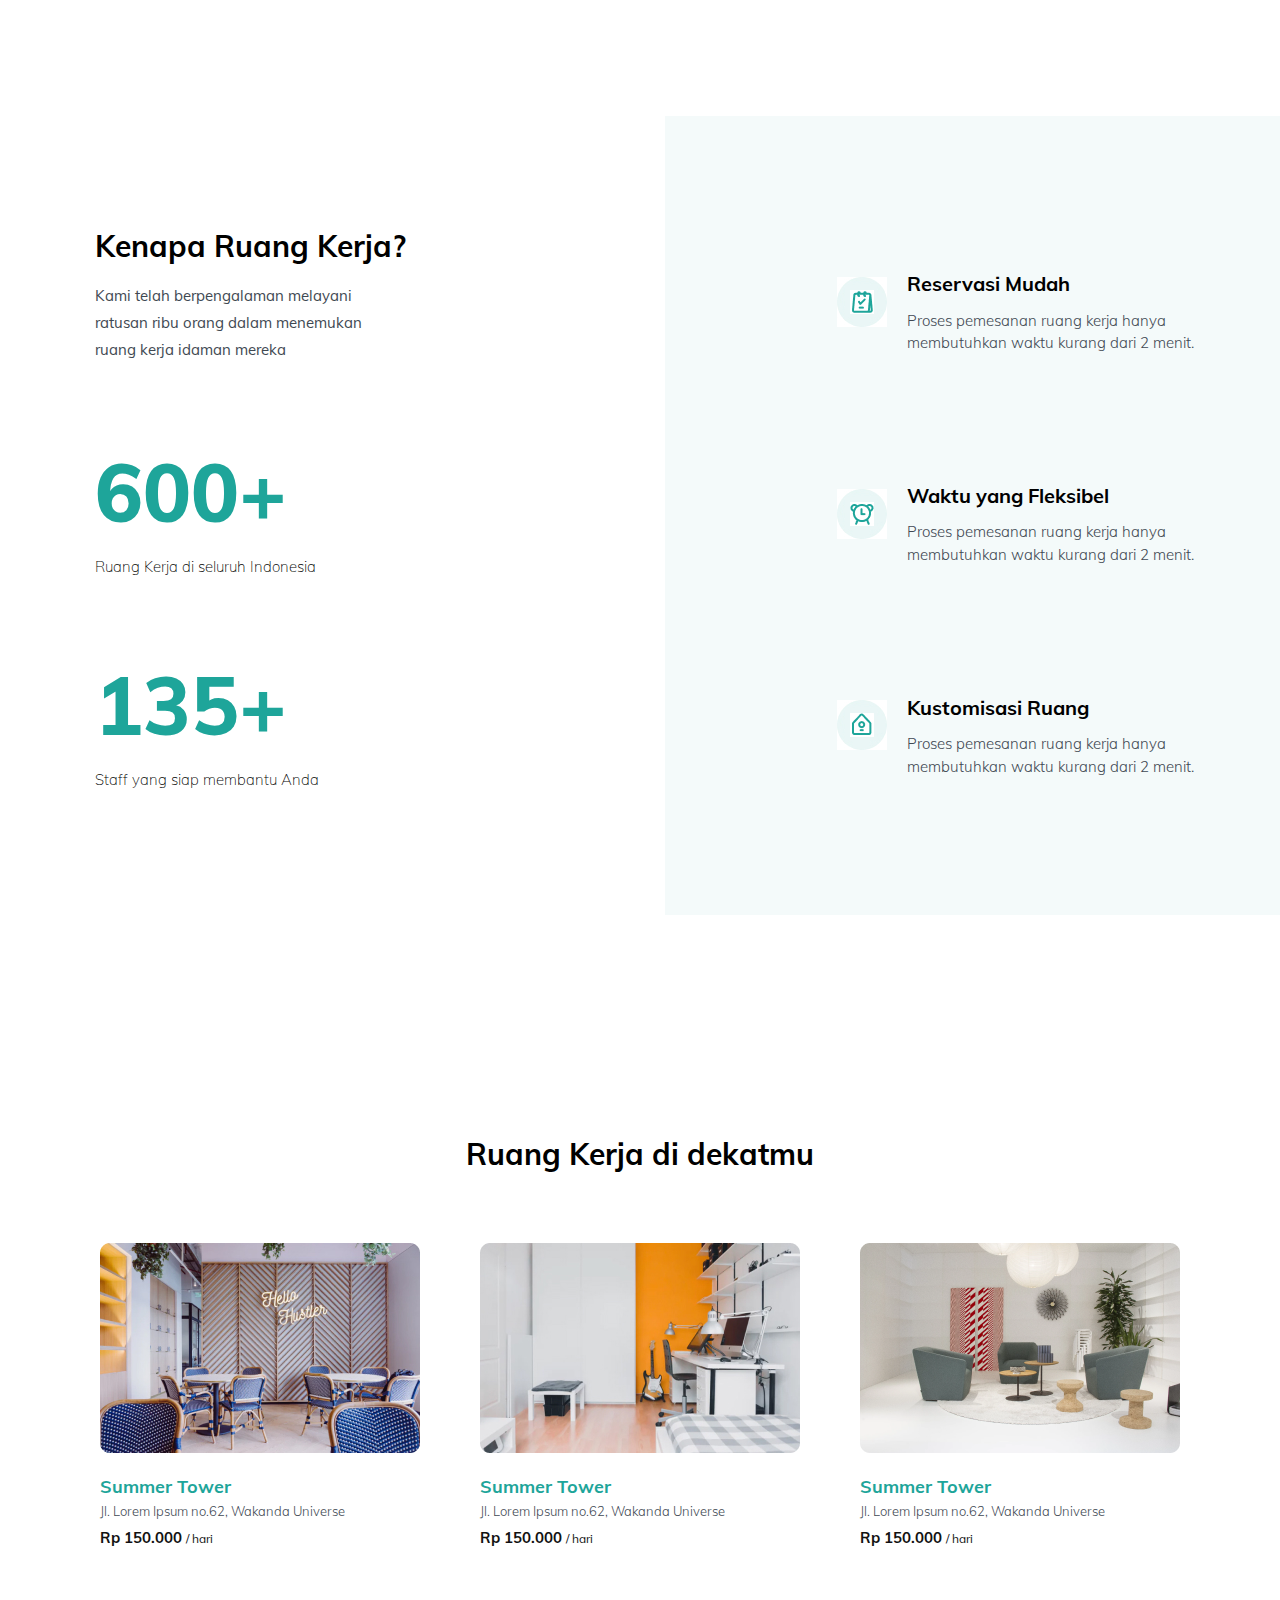
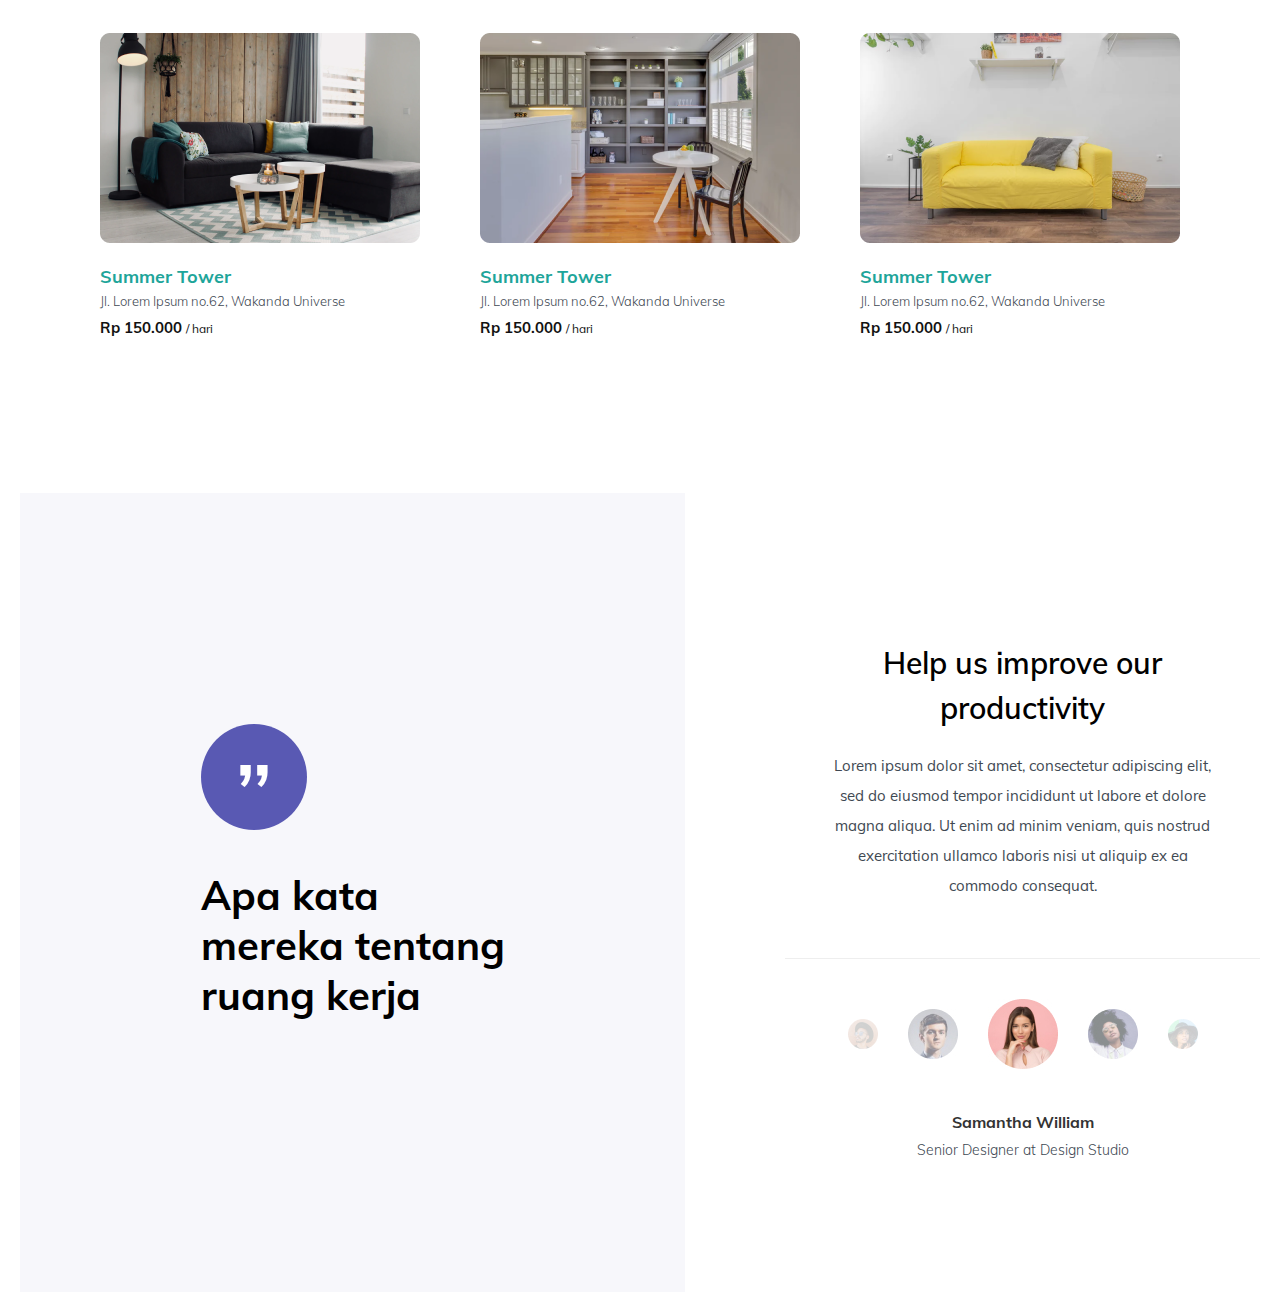
<file: index1.html>
<!DOCTYPE html>
<html lang="en">

<head>
    <meta charset="UTF-8">
    <meta name="viewport" content="width=device-width, initial-scale=1.0">
    <title>Document</title>
    <link rel="stylesheet" href="style1.css">
</head>

<body>
    <!-- Шапка -->
    <header class="header">
        <div class="nav-left">
            <img class="logo" src="img/Logo.png" alt="Logo" width="30" height="30">
            <a href="#" class="item">Temukan Lokasi</a>
            <a href="#" class="item">Jenis Ruang</a>
            <a href="#" class="item">Komunitas</a>
            <a href="#" class="item">Blog</a>
        </div>

        <div class="nav-right">
            <a href="#" class="item">Untuk Startup</a>
            <a href="#" class="item">Login</a>
        </div>
    </header>

    <main>

        <!-- Первый блок -->
        <section class="main">
            <div class="left">
                <h1>Temukan Ruang Kerja Dimanapun</h1>
                <div class="search-box">
                    <div class="search-box-1">
                        <label>Temukan ruang kerja di</label>
                        <select>
                            <option>Jakarta</option>
                            <option>Bandung</option>
                            <option>Surabaya</option>
                        </select>
                    </div>
                    <button>Cari Sekarang</button>
                </div>
            </div>
            <div class="img"><img src="img/Image 1.png" alt=""></div>
        </section>

        <!-- Второй блок -->
        <section class="two_main">
            <div class="text">
                <h2>Pilih Ruang Kerja<br>Sesuai Keinginanmu</h2>
                <p>Kami yakin kamu akan menemukan ruang kerja
                    yang sesuai dengan <br> keinginan dan seleramu.
                    Kami memastikan kamu akan nyaman. <br>
                    <a href="#">Lihat semua jenis ruang kerja</a>
                </p>
            </div>
            <div class="img-2">
                <div>
                    <img src="img/16+ Inspiring Modern Office Design Ideas.jpg" alt="" width="340px" ; height="500px">
                    <p class="window">Clean Simple<br>12 Lokasi</p>
                </div>
                <div>
                    <img src="img/Business.jpg" alt="" width="340px" ; height="500px">
                    <p class="window">Clean Simple<br>12 Lokasi</p>
                </div>
                <div>
                    <img src="img/working 👨_💻.jpg" alt="" width="340px" ; height="500px">
                    <p class="window">Clean Simple<br>12 Lokasi</p>
                </div>
            </div>
        </section>

        <!-- Тертий блок -->
        <article class="three_main">
            <div class="block-left">
                <div>
                    <h3 style="font-size: 30px; font-weight: bold;">Kenapa Ruang Kerja?</h3>
                    <p style="font-size: 15px; font-weight: 400; color: #404852; line-height: 1.8;">Kami telah
                        berpengalaman melayani<br>ratusan ribu orang dalam menemukan<br>ruang kerja idaman mereka</p>
                </div>
                <div>
                    <div>
                        <h4>600+</h4>
                        <p>Ruang Kerja di seluruh Indonesia</p>
                    </div>
                </div>
                <div>
                    <div>
                        <h4>135+</h4>
                        <p>Staff yang siap membantu Anda</p>
                    </div>
                </div>
            </div>

            <div class="block-right">
                <div class="prewu">
                    <div class="Calendar-5">
                        <img src="img/Oval.jpg" alt="">
                        <img src="img/Calendar-5.jpg" class="calendar">
                    </div>
                    <div>
                        <h5>Reservasi Mudah</h5>
                        <p>Proses pemesanan ruang kerja hanya<br>membutuhkan waktu kurang dari 2 menit.</p>
                    </div>
                </div>
                <div class="prewu">
                    <div class="Calendar-5">
                        <img src="img/Oval.jpg" alt="">
                        <img src="img/Wecker.jpg" class="calendar">
                    </div>
                    <div>
                        <h5>Waktu yang Fleksibel</h5>
                        <p>Proses pemesanan ruang kerja hanya<br>membutuhkan waktu kurang dari 2 menit.</p>
                    </div>
                </div>
                <div class="prewu">
                    <div class="Calendar-5">
                        <img src="img/Oval.jpg" alt="">
                        <img src="img/Home-3.jpg" class="calendar">
                    </div>
                    <div>
                        <h5>Kustomisasi Ruang</h5>
                        <p>Proses pemesanan ruang kerja hanya<br>membutuhkan waktu kurang dari 2 menit.</p>
                    </div>
                </div>
            </div>
        </article>

        <!-- Четвертый блок -->
        <section class="buy">
            <h6 style="font-size: 30px; font-weight: bold;">Ruang Kerja di dekatmu</h6>
            <div class="full-buy">
                <div class="top-buy">
                    <div>
                        <img src="img/Rectangle 4.jpg" alt="">
                        <div>
                            <p class="Summer">Summer Tower</p>
                            <p class="Jl">Jl. Lorem Ipsum no.62, Wakanda Universe</p>
                            <p class="Rp">Rp 150.000 <span>/ hari</span></p>
                        </div>
                    </div>
                    <div>
                        <img src="img/Rectangle 6.jpg" alt="">
                        <div>
                            <p class="Summer">Summer Tower</p>
                            <p class="Jl">Jl. Lorem Ipsum no.62, Wakanda Universe</p>
                            <p class="Rp">Rp 150.000 <span>/ hari</span></p>
                        </div>
                    </div>
                    <div>
                        <img src="img/Rectangle 7.png" alt="">
                        <div>
                            <p class="Summer">Summer Tower</p>
                            <p class="Jl">Jl. Lorem Ipsum no.62, Wakanda Universe</p>
                            <p class="Rp">Rp 150.000 <span>/ hari</span></p>
                        </div>
                    </div>
                </div>
                <div class="bottom-buy">
                    <div>
                        <img src="img/Rectangle 8.png" alt="">
                        <div>
                            <p class="Summer">Summer Tower</p>
                            <p class="Jl">Jl. Lorem Ipsum no.62, Wakanda Universe</p>
                            <p class="Rp">Rp 150.000 <span>/ hari</span></p>
                        </div>
                    </div>
                    <div>
                        <img src="img/Rectangle 9.png" alt="">
                        <div>
                            <p class="Summer">Summer Tower</p>
                            <p class="Jl">Jl. Lorem Ipsum no.62, Wakanda Universe</p>
                            <p class="Rp">Rp 150.000 <span>/ hari</span></p>
                        </div>
                    </div>
                    <div>
                        <img src="img/Rectangle 10.png" alt="">
                        <div>
                            <p class="Summer">Summer Tower</p>
                            <p class="Jl">Jl. Lorem Ipsum no.62, Wakanda Universe</p>
                            <p class="Rp">Rp 150.000 <span>/ hari</span></p>
                        </div>
                    </div>
                </div>
            </div>
        </section>

        <!-- Пятый блок -->
        <footer class="last-info">
            <div class="left-footer">
                <div>
                    <div class="oval">
                        <span>”</span>
                    </div>
                    <p>Apa kata<br>mereka tentang<br>ruang kerja</p>
                </div>
            </div>
            <div class="right-footer">
                <div>
                    <h1>Help us improve our<br>productivity</h1>
                    <p style="line-height: 2;">Lorem ipsum dolor sit amet, consectetur adipiscing elit,<br>sed do
                        eiusmod tempor incididunt ut
                        labore et dolore<br>magna aliqua. Ut enim ad minim veniam, quis nostrud<br>exercitation ullamco
                        laboris nisi ut aliquip ex ea<br>commodo consequat.</p>
                </div>
                <div class="line"></div>
                <div class="last-img">
                    <img src="img/Avatar - 1.png" alt="">
                    <img src="img/Avatar - 2.jpg" alt="">
                    <img src="img/Avatar - 3.jpg" alt="">
                    <img src="img/Avatar - 4.jpg" alt="">
                    <img src="img/Avatar - 5.jpg" alt="">
                </div>
                <div class="prava">
                    <h2>Samantha William</h2>
                    <p style="font-size: 14px; font-weight: 300; color: #404852;">
                        Senior Designer at Design Studio</p>
                </div>
            </div>
        </footer>
    </main>
</body>

</html>
</file>
<file: css/style.css>
/* Базовые стили */
* {
    box-sizing: border-box;
    margin: 0;
    padding: 0;
}

@font-face { font-family: 'Mont-ExBold'; src: url(../fonts/Montserrat-ExtraBold.ttf); }
@font-face { font-family: 'Mont-Bold'; src: url(../fonts/Montserrat-Bold.ttf); }
@font-face { font-family: 'Mont-Medium'; src: url(../fonts/Montserrat-Medium.ttf); }
@font-face { font-family: 'Mont-Regular'; src: url(../fonts/Montserrat-Regular.ttf); }

:root {
    --primary-green: #000000;
    --accent-red: #D42E3C;
    --peach-color: #FFDAB9; 
    --text-dark: #000000;
}

body {
    font-family: 'Mont-Regular', sans-serif;
    color: var(--text-dark);
}

.site-wrapper {
    width: 1120px;
    margin: 0 auto;
}

/* Шапка */
.site-header {
    display: flex;
    justify-content: space-between;
    align-items: center;
    padding: 14px 0;
}

.header-content {
    display: flex;
    align-items: center;
}

.site-logo {
    color: var(--primary-green);
    font-family: 'Mont-ExBold';
    font-size: 28px;
}

.accent-letter {
    color: var(--accent-red);
}

.nav-list {
    display: flex;
    list-style: none;
    margin-left: 48px;
    width: 375px;
    justify-content: space-between;
}

.nav-list a {
    text-decoration: none;
    color: var(--primary-green);
    font-family: 'Mont-Bold';
    font-size: 14px;
}

/* Кнопки */
.primary-btn {
    background: var(--accent-red);
    color: #fff;
    border: none;
}

.action-button {
    width: 130px;
    height: 44px;
    font-family: 'Mont-Bold';
    font-size: 14px;
    cursor: pointer;
    transition: 0.3s;
}

/* Первый блок */
.hero-section {
    display: flex;
    justify-content: space-between;
    align-items: center;
    margin-top: 63px;
}

.hero-info {
    width: 529px;
}

.hero-title {
    color: var(--primary-green);
    font-family: 'Mont-ExBold';
    font-size: 48px;
    line-height: 64px;
}

.hero-subtitle {
    font-size: 18px;
    line-height: 28px;
    font-family: 'Mont-Medium';
    margin: 48px 0 32px;
}

/* Заголовки секций */
.section-title {
    color: var(--primary-green);
    font-family: 'Mont-ExBold';
    font-size: 48px;
    text-align: center;
    margin: 96px 0 64px;
}

/* Сетка каталога */
.catalog-grid {
    display: flex;
    flex-wrap: wrap;
    gap: 32px;
}
.holiday-card {
    position: relative;
    height: 553px;
    width: 352px;
    display: flex;
    flex-direction: column;
    align-items: center;
}

.holiday-card img {
    width: 352px;
    height: 310px;
    object-fit: cover;
    position: relative;
}

.holiday-info-box {
    position: absolute;
    top: 300px;
    width: 352px;
    height: 162px;
    background: var(--peach-color); 
    border-radius: 32px;
    display: flex;
    flex-direction: column;
    align-items: center;
    justify-content: center;
  
}
.holiday-info-box h3 {
    font-family: 'Mont-Medium';
    font-size: 18px;
    font-weight: 500;
}

.order-btn {
    margin-top: 32px;
    width: 149px;
    height: 44px;
    background: var(--accent-red);
    color: #fff;
    border: none;
    border-radius: 8px;
    font-family: 'Mont-Bold';
    font-size: 18px;
    cursor: pointer;
}

/* Контейнер для карточек */
.features-container {
    display: flex;
    gap: 32px;
    justify-content: center;
    align-items: flex-start; 
}

.feature-item {
    width: 320px;
    padding: 30px 20px;
    display: flex;
    flex-direction: column;
    align-items: center;
    text-align: center;
    border-radius: 40px; 
    border-top-left-radius: 120px;
    margin-top: 10px;
}

.features-container .feature-item:nth-child(2) {
    margin-top: 50px;
}

/* Цвета фона для карточек */
.item-red { background-color: #FDF1F1; }
.item-peach { background-color: #FFF3DB; }
.item-green { background-color: #ECF2ED; }

/* Контейнер иконок */
.icon-circle {
    width: auto;
    height: auto;
    background-color: transparent !important;
    border-radius: 0;
    display: flex;
    justify-content: center;
    align-items: center;
    margin-bottom: 20px;
}

/* Размер самих картинок */
.icon-circle img {
    max-width: 110px;
    height: auto;
}

/* Стили текста */
.feature-head {
    font-family: 'Mont-Bold';
    font-size: 18px;
    margin-bottom: 12px;
    color: #000;
}

.feature-subtext {
    font-family: 'Mont-Regular';
    font-size: 14px;
    line-height: 22px;
    color: #000;
}
/* Статистика */
.stats-panel {
    margin-top: 64px;
    height: 160px;
    background: linear-gradient(188.58deg, #D42E3C -301.13%, #FFFFFF 242.72%);
    border-radius: 32px 128px 32px 32px;
    display: flex;
    justify-content: space-around;
    align-items: center;
}

.stat-num {
    display: block;
    color: var(--accent-red);
    font-family: 'Mont-ExBold';
    font-size: 28px;
    text-align: center;
}

/* Формы */
.photo-order-section, .callback-section {
    margin: 96px 0;
}

.photo-order-flex, .callback-flex {
    display: flex;
    gap: 64px;
    align-items: center;
}

.form-title {
    color: var(--primary-green);
    font-family: 'Mont-ExBold';
    font-size: 28px;
    margin-bottom: 16px;
}

.form-desc {
    font-size: 14px;
    margin-bottom: 32px;
}

.form-field, .form-select, .file-custom-input {
    width: 100%;
    height: 44px;
    border: 2px solid #000;
    margin-bottom: 24px;
    padding: 0 16px;
    font-family: 'Mont-Regular';
}

/* Этапы реализации */
.steps-grid {
    display: flex;
    justify-content: space-between;
    gap: 32px;
    margin-bottom: 64px;
}

.step-card {
    width: 250px;
    text-align: center;
}

.step-card img {
    max-width: 100%;
    height: auto;
}

/* Отзывы */
.reviews-list {
    display: flex;
    gap: 32px;
}

.review-card {
    width: 352px;
    background: #fff;
    border-radius: 128px 32px 32px 32px;
    box-shadow: 0px 4px 4px rgba(0, 0, 0, 0.25);
    padding: 32px 65px;
    display: flex;
    flex-direction: column;
    align-items: center;
    position: relative;
    gap: 20px;
}

.client-avatar {
    position: absolute;
    bottom: -40px;
}

/* Сетка блогов */
.blog-grid {
    display: flex;
    gap: 32px;
    justify-content: center;
}

/* Карточка блога */
.blog-item {
    width: 352px;
    display: flex;
    flex-direction: column;
    align-items: center;
}

.blog-pic {
    width: 100%;
    height: 310px;
    object-fit: cover;
    border-radius: 32px;
    margin-bottom: -60px;
    position: relative;
    z-index: 2;
}

.blog-info {
    width: 100%;
    background-color: #fdd2bb;
    border-radius: 32px;
    padding: 90px 30px 30px; 
    display: flex;
    flex-direction: column;
    align-items: center;
    text-align: center;
    z-index: 1;
}
.blog-caption {
    font-family: 'Mont-Regular';
    font-size: 16px;
    line-height: 20px;
    color: #000;
    margin-bottom: 30px;
}

.secondary-btn {
    background: #000;
    color: #fff;
    border: none;
    width: 160px;
    height: 44px;
    font-family: 'Mont-Bold';
    font-size: 14px;
    cursor: pointer;
}

/* Локация */
.location-section {
    display: flex;
    justify-content: space-between;
    align-items: flex-start;
    margin: 96px 0;
}

.location-info {
    max-width: 450px;
}

.info-block {
    margin-bottom: 40px;
}

.info-title {
    color: var(--primary-green);
    font-family: 'Mont-Bold';
    font-size: 28px;
    margin-bottom: 12px;
}

.location-info p {
    font-family: 'Mont-Regular';
    font-size: 16px;
    line-height: 24px;
}

.location-icons {
    display: flex;
    gap: 15px;
    margin-top: 15px;
}

.location-icons img {
    width: 32px;
    height: 32px;
}

.map-wrapper {
    width: 545px;
    height: 600px;
    border-top-right-radius: 120px;
    overflow: hidden;
}
/* Футер */
.site-footer {
    background-color: #EBEBEB;
    margin-top: 96px;
}

.footer-content {
    width: 1120px;
    margin: 0 auto;
    display: flex;
    justify-content: space-between;
    padding: 60px 0;
}

.footer-col {
    width: 250px;
}

.footer-title {
    font-family: 'Mont-Bold';
    font-size: 16px;
    color: #000;
    margin-bottom: 20px;
}

.footer-list {
    list-style: none;
}

.footer-list li {
    margin-bottom: 12px;
}

.footer-list a {
    text-decoration: none;
    color: #000;
    font-family: 'Mont-Regular';
    font-size: 14px;
}

.footer-logo {
    font-family: 'Mont-ExBold';
    font-size: 28px;
    color: #000;
}

.social-icons {
    display: flex;
    gap: 15px;
}

.social-icons img {
    width: 32px;
    height: 32px;
}

.copyright-bar {
    text-align: center;
    padding: 20px;
    font-family: 'Mont-Regular';
    font-size: 14px;
    color: #000;
    border-top: 1px solid #D9D9D9;
}

/* ============================================================ */
/* Адаптивность для мобильных устройств (iPhone 12 Pro и аналоги) */
/* ============================================================ */
@media (max-width: 420px) {
    
    /* 1. Отключаем фиксированную ширину контейнера */
    .site-wrapper, .footer-content {
        width: 100%;
        padding: 0 15px;
        box-sizing: border-box;
    }

    /* 2. Шапка */
    .site-header {
        flex-direction: column;
        gap: 15px;
        padding: 10px 0;
    }

    .header-content {
        flex-direction: column;
        gap: 10px;
        text-align: center;
    }

    .nav-list {
        margin-left: 0;
        width: 100%;
        justify-content: center;
        gap: 10px;
        flex-wrap: wrap;
        font-size: 12px;
    }

    /* 3. Первый блок (Hero) */
    .hero-section {
        flex-direction: column-reverse;
        text-align: center;
        margin-top: 20px;
    }

    .hero-info {
        width: 100%;
    }

    .hero-title {
        font-size: 32px;
        line-height: 1.2;
    }

    .hero-subtitle {
        margin: 20px 0;
        font-size: 16px;
    }

    .hero-image img {
        max-width: 100%;
        height: auto;
    }

    /* 4. Заголовки */
    .section-title {
        font-size: 32px;
        margin: 40px 0 30px;
    }

    /* 5. Сетка каталога */
    .catalog-grid {
        justify-content: center;
        gap: 20px;
    }

    .holiday-card {
        width: 100%;
        height: auto;
        padding-bottom: 30px;
    }
    
    .holiday-card img {
        width: 100%;
        height: auto;
    }

    .holiday-info-box {
        position: static;
        width: 90%;
        height: auto;
        padding: 20px;
        margin-top: -50px;
        box-sizing: border-box;
    }

    /* 6. Преимущества */
    .features-container {
        flex-direction: column;
        align-items: center;
        gap: 20px;
    }

    .feature-item {
        width: 100%;
        margin-top: 0 !important;
        padding: 20px;
        box-sizing: border-box;
    }

    /* Адаптация иконок преимущества */
    .icon-circle img {
        max-width: 80px;
        height: auto;
    }

    .icon-circle {
        margin-bottom: 15px;
    }

    /* 7. Статистика */
    .stats-panel {
        height: auto;
        padding: 20px;
        flex-direction: column;
        gap: 15px;
        border-radius: 20px;
    }

    /* 8. Формы */
    .photo-order-flex, .callback-flex {
        flex-direction: column;
        gap: 30px;
    }

    .photo-order-img {
        max-width: 100%;
        height: auto;
    }

    /* 9. Отзывы */
    .reviews-list {
        flex-direction: column;
        align-items: center;
    }

    .review-card {
        width: 100%;
        box-sizing: border-box;
        padding: 32px 20px;
    }

    /* 10. Блог */
    .blog-grid {
        flex-direction: column;
        align-items: center;
    }

    .blog-item {
        width: 100%;
    }

    /* 11. Локация */
    .location-section {
        flex-direction: column;
    }

    .map-wrapper {
        width: 100%;
        height: 300px;
        margin-top: 20px;
    }

    /* 12. Футер */
    .footer-content {
        flex-direction: column;
        gap: 30px;
        text-align: center;
    }

    .footer-col {
        width: 100%;
    }

    /* 13. Процесс реализации заказа (Адаптация) */
    .steps-grid {
        flex-direction: column;
        gap: 20px;
        align-items: center;
    }

    .step-card {
        width: 100%;
        text-align: center;
    }

    .step-card img {
        max-width: 100%;
        height: auto;
    }
}
</file>
<file: mafff/css/style.css>
/* Базовые стили */
* {
    box-sizing: border-box;
    margin: 0;
    padding: 0;
}

@font-face { font-family: 'Mont-ExBold'; src: url(../fonts/Montserrat-ExtraBold.ttf); }
@font-face { font-family: 'Mont-Bold'; src: url(../fonts/Montserrat-Bold.ttf); }
@font-face { font-family: 'Mont-Medium'; src: url(../fonts/Montserrat-Medium.ttf); }
@font-face { font-family: 'Mont-Regular'; src: url(../fonts/Montserrat-Regular.ttf); }

:root {
    --primary-green: #000000;
    --accent-red: #D42E3C;
    --peach-color: #FFDAB9; 
    --text-dark: #000000;
}

body {
    font-family: 'Mont-Regular', sans-serif;
    color: var(--text-dark);
}

.site-wrapper {
    width: 1120px;
    margin: 0 auto;
}

/* Шапка */
.site-header {
    display: flex;
    justify-content: space-between;
    align-items: center;
    padding: 14px 0;
}

.header-content {
    display: flex;
    align-items: center;
}

.site-logo {
    color: var(--primary-green);
    font-family: 'Mont-ExBold';
    font-size: 28px;
}

.accent-letter {
    color: var(--accent-red);
}

.nav-list {
    display: flex;
    list-style: none;
    margin-left: 48px;
    width: 375px;
    justify-content: space-between;
}

.nav-list a {
    text-decoration: none;
    color: var(--primary-green);
    font-family: 'Mont-Bold';
    font-size: 14px;
}

/* Кнопки */
.primary-btn {
    background: var(--accent-red);
    color: #fff;
    border: none;
}

.action-button {
    width: 130px;
    height: 44px;
    font-family: 'Mont-Bold';
    font-size: 14px;
    cursor: pointer;
    transition: 0.3s;
}

/* Первый блок */
.hero-section {
    display: flex;
    justify-content: space-between;
    align-items: center;
    margin-top: 63px;
}

.hero-info {
    width: 529px;
}

.hero-title {
    color: var(--primary-green);
    font-family: 'Mont-ExBold';
    font-size: 48px;
    line-height: 64px;
}

.hero-subtitle {
    font-size: 18px;
    line-height: 28px;
    font-family: 'Mont-Medium';
    margin: 48px 0 32px;
}

/* Заголовки секций */
.section-title {
    color: var(--primary-green);
    font-family: 'Mont-ExBold';
    font-size: 48px;
    text-align: center;
    margin: 96px 0 64px;
}

/* Сетка каталога */
.catalog-grid {
    display: flex;
    flex-wrap: wrap;
    gap: 32px;
}
.holiday-card {
    position: relative;
    height: 553px;
    width: 352px;
    display: flex;
    flex-direction: column;
    align-items: center;
}

.holiday-card img {
    width: 352px;
    height: 310px;
    object-fit: cover;
    position: relative;
}

.holiday-info-box {
    position: absolute;
    top: 300px;
    width: 352px;
    height: 162px;
    background: var(--peach-color); 
    border-radius: 32px;
    display: flex;
    flex-direction: column;
    align-items: center;
    justify-content: center;
  
}
.holiday-info-box h3 {
    font-family: 'Mont-Medium';
    font-size: 18px;
    font-weight: 500;
}

.order-btn {
    margin-top: 32px;
    width: 149px;
    height: 44px;
    background: var(--accent-red);
    color: #fff;
    border: none;
    border-radius: 8px;
    font-family: 'Mont-Bold';
    font-size: 18px;
    cursor: pointer;
}

/* Контейнер для карточек */
.features-container {
    display: flex;
    gap: 32px;
    justify-content: center;
    align-items: flex-start; 
}

.feature-item {
    width: 320px;
    padding: 30px 20px;
    display: flex;
    flex-direction: column;
    align-items: center;
    text-align: center;
    border-radius: 40px; 
    border-top-left-radius: 120px;
    margin-top: 10px;
}

.features-container .feature-item:nth-child(2) {
    margin-top: 50px;
}

/* Цвета фона для карточек */
.item-red { background-color: #FDF1F1; }
.item-peach { background-color: #FFF3DB; }
.item-green { background-color: #ECF2ED; }

/* Контейнер иконок */
.icon-circle {
    width: auto;
    height: auto;
    background-color: transparent !important;
    border-radius: 0;
    display: flex;
    justify-content: center;
    align-items: center;
    margin-bottom: 20px;
}

/* Размер самих картинок */
.icon-circle img {
    max-width: 110px;
    height: auto;
}

/* Стили текста */
.feature-head {
    font-family: 'Mont-Bold';
    font-size: 18px;
    margin-bottom: 12px;
    color: #000;
}

.feature-subtext {
    font-family: 'Mont-Regular';
    font-size: 14px;
    line-height: 22px;
    color: #000;
}
/* Статистика */
.stats-panel {
    margin-top: 64px;
    height: 160px;
    background: linear-gradient(188.58deg, #D42E3C -301.13%, #FFFFFF 242.72%);
    border-radius: 32px 128px 32px 32px;
    display: flex;
    justify-content: space-around;
    align-items: center;
}

.stat-num {
    display: block;
    color: var(--accent-red);
    font-family: 'Mont-ExBold';
    font-size: 28px;
    text-align: center;
}

/* Формы */
.photo-order-section, .callback-section {
    margin: 96px 0;
}

.photo-order-flex, .callback-flex {
    display: flex;
    gap: 64px;
    align-items: center;
}

.form-title {
    color: var(--primary-green);
    font-family: 'Mont-ExBold';
    font-size: 28px;
    margin-bottom: 16px;
}

.form-desc {
    font-size: 14px;
    margin-bottom: 32px;
}

.form-field, .form-select, .file-custom-input {
    width: 100%;
    height: 44px;
    border: 2px solid #000;
    margin-bottom: 24px;
    padding: 0 16px;
    font-family: 'Mont-Regular';
}

/* Этапы реализации */
.steps-grid {
    display: flex;
    justify-content: space-between;
    gap: 32px;
    margin-bottom: 64px;
}

.step-card {
    width: 250px;
    text-align: center;
}

.step-card img {
    max-width: 100%;
    height: auto;
}

/* Отзывы */
.reviews-list {
    display: flex;
    gap: 32px;
}

.review-card {
    width: 352px;
    background: #fff;
    border-radius: 128px 32px 32px 32px;
    box-shadow: 0px 4px 4px rgba(0, 0, 0, 0.25);
    padding: 32px 65px;
    display: flex;
    flex-direction: column;
    align-items: center;
    position: relative;
    gap: 20px;
}

.client-avatar {
    position: absolute;
    bottom: -40px;
}

/* Сетка блогов */
.blog-grid {
    display: flex;
    gap: 32px;
    justify-content: center;
}

/* Карточка блога */
.blog-item {
    width: 352px;
    display: flex;
    flex-direction: column;
    align-items: center;
}

.blog-pic {
    width: 100%;
    height: 310px;
    object-fit: cover;
    border-radius: 32px;
    margin-bottom: -60px;
    position: relative;
    z-index: 2;
}

.blog-info {
    width: 100%;
    background-color: #fdd2bb;
    border-radius: 32px;
    padding: 90px 30px 30px; 
    display: flex;
    flex-direction: column;
    align-items: center;
    text-align: center;
    z-index: 1;
}
.blog-caption {
    font-family: 'Mont-Regular';
    font-size: 16px;
    line-height: 20px;
    color: #000;
    margin-bottom: 30px;
}

.secondary-btn {
    background: #000;
    color: #fff;
    border: none;
    width: 160px;
    height: 44px;
    font-family: 'Mont-Bold';
    font-size: 14px;
    cursor: pointer;
}

/* Локация */
.location-section {
    display: flex;
    justify-content: space-between;
    align-items: flex-start;
    margin: 96px 0;
}

.location-info {
    max-width: 450px;
}

.info-block {
    margin-bottom: 40px;
}

.info-title {
    color: var(--primary-green);
    font-family: 'Mont-Bold';
    font-size: 28px;
    margin-bottom: 12px;
}

.location-info p {
    font-family: 'Mont-Regular';
    font-size: 16px;
    line-height: 24px;
}

.location-icons {
    display: flex;
    gap: 15px;
    margin-top: 15px;
}

.location-icons img {
    width: 32px;
    height: 32px;
}

.map-wrapper {
    width: 545px;
    height: 600px;
    border-top-right-radius: 120px;
    overflow: hidden;
}
/* Футер */
.site-footer {
    background-color: #EBEBEB;
    margin-top: 96px;
}

.footer-content {
    width: 1120px;
    margin: 0 auto;
    display: flex;
    justify-content: space-between;
    padding: 60px 0;
}

.footer-col {
    width: 250px;
}

.footer-title {
    font-family: 'Mont-Bold';
    font-size: 16px;
    color: #000;
    margin-bottom: 20px;
}

.footer-list {
    list-style: none;
}

.footer-list li {
    margin-bottom: 12px;
}

.footer-list a {
    text-decoration: none;
    color: #000;
    font-family: 'Mont-Regular';
    font-size: 14px;
}

.footer-logo {
    font-family: 'Mont-ExBold';
    font-size: 28px;
    color: #000;
}

.social-icons {
    display: flex;
    gap: 15px;
}

.social-icons img {
    width: 32px;
    height: 32px;
}

.copyright-bar {
    text-align: center;
    padding: 20px;
    font-family: 'Mont-Regular';
    font-size: 14px;
    color: #000;
    border-top: 1px solid #D9D9D9;
}

/* ============================================================ */
/* Адаптивность для мобильных устройств (iPhone 12 Pro и аналоги) */
/* ============================================================ */
@media (max-width: 420px) {
    
    /* 1. Отключаем фиксированную ширину контейнера */
    .site-wrapper, .footer-content {
        width: 100%;
        padding: 0 15px;
        box-sizing: border-box;
    }

    /* 2. Шапка */
    .site-header {
        flex-direction: column;
        gap: 15px;
        padding: 10px 0;
    }

    .header-content {
        flex-direction: column;
        gap: 10px;
        text-align: center;
    }

    .nav-list {
        margin-left: 0;
        width: 100%;
        justify-content: center;
        gap: 10px;
        flex-wrap: wrap;
        font-size: 12px;
    }

    /* 3. Первый блок (Hero) */
    .hero-section {
        flex-direction: column-reverse;
        text-align: center;
        margin-top: 20px;
    }

    .hero-info {
        width: 100%;
    }

    .hero-title {
        font-size: 32px;
        line-height: 1.2;
    }

    .hero-subtitle {
        margin: 20px 0;
        font-size: 16px;
    }

    .hero-image img {
        max-width: 100%;
        height: auto;
    }

    /* 4. Заголовки */
    .section-title {
        font-size: 32px;
        margin: 40px 0 30px;
    }

    /* 5. Сетка каталога */
    .catalog-grid {
        justify-content: center;
        gap: 20px;
    }

    .holiday-card {
        width: 100%;
        height: auto;
        padding-bottom: 30px;
    }
    
    .holiday-card img {
        width: 100%;
        height: auto;
    }

    .holiday-info-box {
        position: static;
        width: 90%;
        height: auto;
        padding: 20px;
        margin-top: -50px;
        box-sizing: border-box;
    }

    /* 6. Преимущества */
    .features-container {
        flex-direction: column;
        align-items: center;
        gap: 20px;
    }

    .feature-item {
        width: 100%;
        margin-top: 0 !important;
        padding: 20px;
        box-sizing: border-box;
    }

    /* Адаптация иконок преимущества */
    .icon-circle img {
        max-width: 80px;
        height: auto;
    }

    .icon-circle {
        margin-bottom: 15px;
    }

    /* 7. Статистика */
    .stats-panel {
        height: auto;
        padding: 20px;
        flex-direction: column;
        gap: 15px;
        border-radius: 20px;
    }

    /* 8. Формы */
    .photo-order-flex, .callback-flex {
        flex-direction: column;
        gap: 30px;
    }

    .photo-order-img {
        max-width: 100%;
        height: auto;
    }

    /* 9. Отзывы */
    .reviews-list {
        flex-direction: column;
        align-items: center;
    }

    .review-card {
        width: 100%;
        box-sizing: border-box;
        padding: 32px 20px;
    }

    /* 10. Блог */
    .blog-grid {
        flex-direction: column;
        align-items: center;
    }

    .blog-item {
        width: 100%;
    }

    /* 11. Локация */
    .location-section {
        flex-direction: column;
    }

    .map-wrapper {
        width: 100%;
        height: 300px;
        margin-top: 20px;
    }

    /* 12. Футер */
    .footer-content {
        flex-direction: column;
        gap: 30px;
        text-align: center;
    }

    .footer-col {
        width: 100%;
    }

    /* 13. Процесс реализации заказа (Адаптация) */
    .steps-grid {
        flex-direction: column;
        gap: 20px;
        align-items: center;
    }

    .step-card {
        width: 100%;
        text-align: center;
    }

    .step-card img {
        max-width: 100%;
        height: auto;
    }
}
</file>
<file: style1.css>
@font-face {
    font-family: "Mulish";
    src: url("fonts/Mulish.ttf") format("truetype");
}

body {
    font-family: 'Mulish';
    margin: 0;
}

/* Шапка */
.header {
    width: 1039px;
    height: 30px;

    display: flex;
    align-items: center;
    justify-content: center;
    padding: 50px 270px;
    gap: 395px;
}

.nav-left {
    display: flex;
    align-items: center;
    gap: 41px;
    font-size: 13px;
    font-family: Mulish;
}

.nav-right {
    display: flex;
    align-items: center;
    gap: 40px;
    font-size: 13px;
    font-family: Mulish;
}

.item {
    text-decoration: none;
    color: black;
}

/* Free */
main {
    display: flex;
    justify-content: center;
    align-items: center;
    flex-direction: column;
    gap: 150px;
}

/* Первый блок */
.main {
    width: 1087px;
    height: 626px;
    display: flex;
    justify-content: space-between;
    align-items: center;
    margin-top: 10px;
}

.main h1 {
    font-family: Mulish;
    font-size: 55px;
    font-weight: 1000;
    color: #121212;
}

.search-box {
    background: #fff;
    padding: 40px 25px;
    border-radius: 9px;
    box-shadow: 0px 5px 25px rgba(0, 0, 0, 0.12);
    display: flex;
    justify-content: space-between;
}

.search-box-1 {
    width: 180px;
    display: flex;
    flex-direction: column;
    gap: 8px;
}

.search-box button {
    width: 190px;
    height: 67px;

    background: #ff7c41;
    color: white;
    border: none;
    font-size: 16px;
    font-family: Mulish;
    border-radius: 10px;
    cursor: pointer;
    font-weight: bold;
}

.left {
    display: flex;
    flex-direction: column;
    position: relative;
    z-index: 1;
    transform: translateY(-50px);
}

.img {
    width: 1000px;
    position: relative;
    z-index: 0;
    margin-left: -300px
}

label {
    font-family: Mulish;
    font-size: 13px;
    font-weight: 200;
}

select {
    border: none;
    font-size: 16px;
    outline: none;
    background: transparent;
    font-weight: bold;
    font-family: Mulish;
    font-size: 30px;
    font-weight: 700;
}

select option {
    font-family: Mulish, sans-serif;
}

/* Второй блок */

/* Текст */
.two_main {
    width: 1100px;
    height: 621;

    display: flex;
    flex-direction: column;
    justify-content: center;
    gap: 60px;
}

.text {
    width: 1100px;
    height: 90px;
    display: flex;
    justify-content: center;
    align-items: center;
    gap: 290px;
    line-height: 1.5;
}

.text h2 {
    font-family: Mulish;
    font-size: 30px;
    font-weight: bold
}

.text p {
    font-family: Mulish;
    font-size: 15px;
    font-weight: 400;
    color: #404852;
}

.text a {
    font-weight: 500;
    gap: 10px;
    line-height: 2.5;
    text-decoration: none;
    color: #1EA59A;
}

/* Картинки */
.img-2 {
    height: 500px;
    display: flex;
    justify-content: center;
    gap: 40px;
}

.img-2 img {
    border-radius: 15px;
}

.window {
    width: 114px;
    height: 59px;
    background-color: rgb(255, 255, 255);
    border-radius: 0 10px 0 0;
    position: relative;
    display: flex;
    align-items: center;
    margin-top: -55px;
    font-size: 14px;
    font-weight: bold;
    color: #1EA59A;
}

/* Блок 3 */
/* Лево */
.three_main {
    width: 1270px;
    height: 799px;
    display: flex;
    justify-content: space-between;
    margin-left: 180px;
}

.block-left {
    width: 350px;
    display: flex;
    flex-direction: column;
    justify-content: center;
    gap: 64px;
}

.block-left h4 {
    color: #1EA59A;
    font-size: 80px;
    font-weight: 800;
    margin: 0 auto;
    height: 100%;
}

.block-left h3 {
    height: 40px;
    margin: 0 auto;
}

.block-left p {
    font-size: 15px;
    font-weight: lighter;
}

/* Право */
.block-right {
    width: 700px;
    height: 799px;
    display: flex;
    flex-direction: column;
    align-items: center;
    justify-content: center;
    gap: 80px;
    background-color: rgba(30, 165, 154, 0.05);
}

.block-right h5 {
    font-size: 20px;
    font-weight: bold;
    height: 5px;
}

.block-right p {
    font-size: 15px;
    font-weight: 300;
    color: #404852;
    line-height: 1.5;
}

.Calendar-5 {
    position: relative;
}

.calendar {
    position: absolute;
    top: 13px;
    left: 13px;
}

.prewu {
    display: flex;
    align-items: center;
    gap: 20px;
}

/* Четвертый блок */
.buy {
    display: flex;
    flex-direction: column;
    align-items: center;
}

.full-buy {
    display: flex;
    flex-direction: column;
    gap: 80px;
}

.top-buy {
    display: flex;
    gap: 60px;
}

.bottom-buy {
    display: flex;
    gap: 60px;
}

.full-buy p {
    height: 10px;
}

.Summer {
    font-size: 18px;
    font-weight: bold;
    color: #1EA59A;
}

.Jl {
    font-size: 13px;
    font-weight: 300;
    color: #404852;
}

.Rp {
    font-size: 15px;
    font-weight: bold;
    color: #121212;
}

span {
    font-size: 12px;
    font-weight: 400;
}

/* Пятый блок */
.last-info {
    width: 1240px;
    height: 799px;
    display: flex;
    justify-content: center;
    gap: 100px;
    align-items: center;
}

/* Лево */
.left-footer {
    width: 700px;
    height: 799px;
    display: flex;
    flex-direction: column;
    justify-content: center;
    align-items: center;
    background-color: rgba(89, 89, 179, 0.05);
}

.oval {
    width: 106px;
    height: 106px;
    background: #5959B3;
    border-radius: 50%;
    display: flex;
    justify-content: center;

}

.oval span {
    color: white;
    font-size: 100px;
    line-height: 1.5;
}

.left-footer p {
    font-size: 40px;
    font-weight: bold;
}

/* Право */
.right-footer {
    width: 500px;
    height: 799px;
    display: flex;
    flex-direction: column;
    align-items: center;
    justify-content: center;
    gap: 40px;
}

.right-footer h1 {
    font-size: 30px;
    font-weight: 600;
    text-align: center;
    line-height: 1.5;
}

.right-footer h2 {
    font-size: 16px;
    font-weight: bold;
    color: #333333;
}

.right-footer p {
    font-size: 15px;
    font-weight: 400;
    color: #404852;
    text-align: center;
}

.last-img {
    display: flex;
    align-items: center;
    gap: 30px;
}

.prava {
    display: flex;
    flex-direction: column;
    align-items: center;
    line-height: 0;
}

.line {
    width: 100%;
    height: 3px;
    background: linear-gradient(to bottom, transparent 0, transparent 2px, #eee 2px, #eee 3px) center;
    background-repeat: no-repeat;
}
</file>
